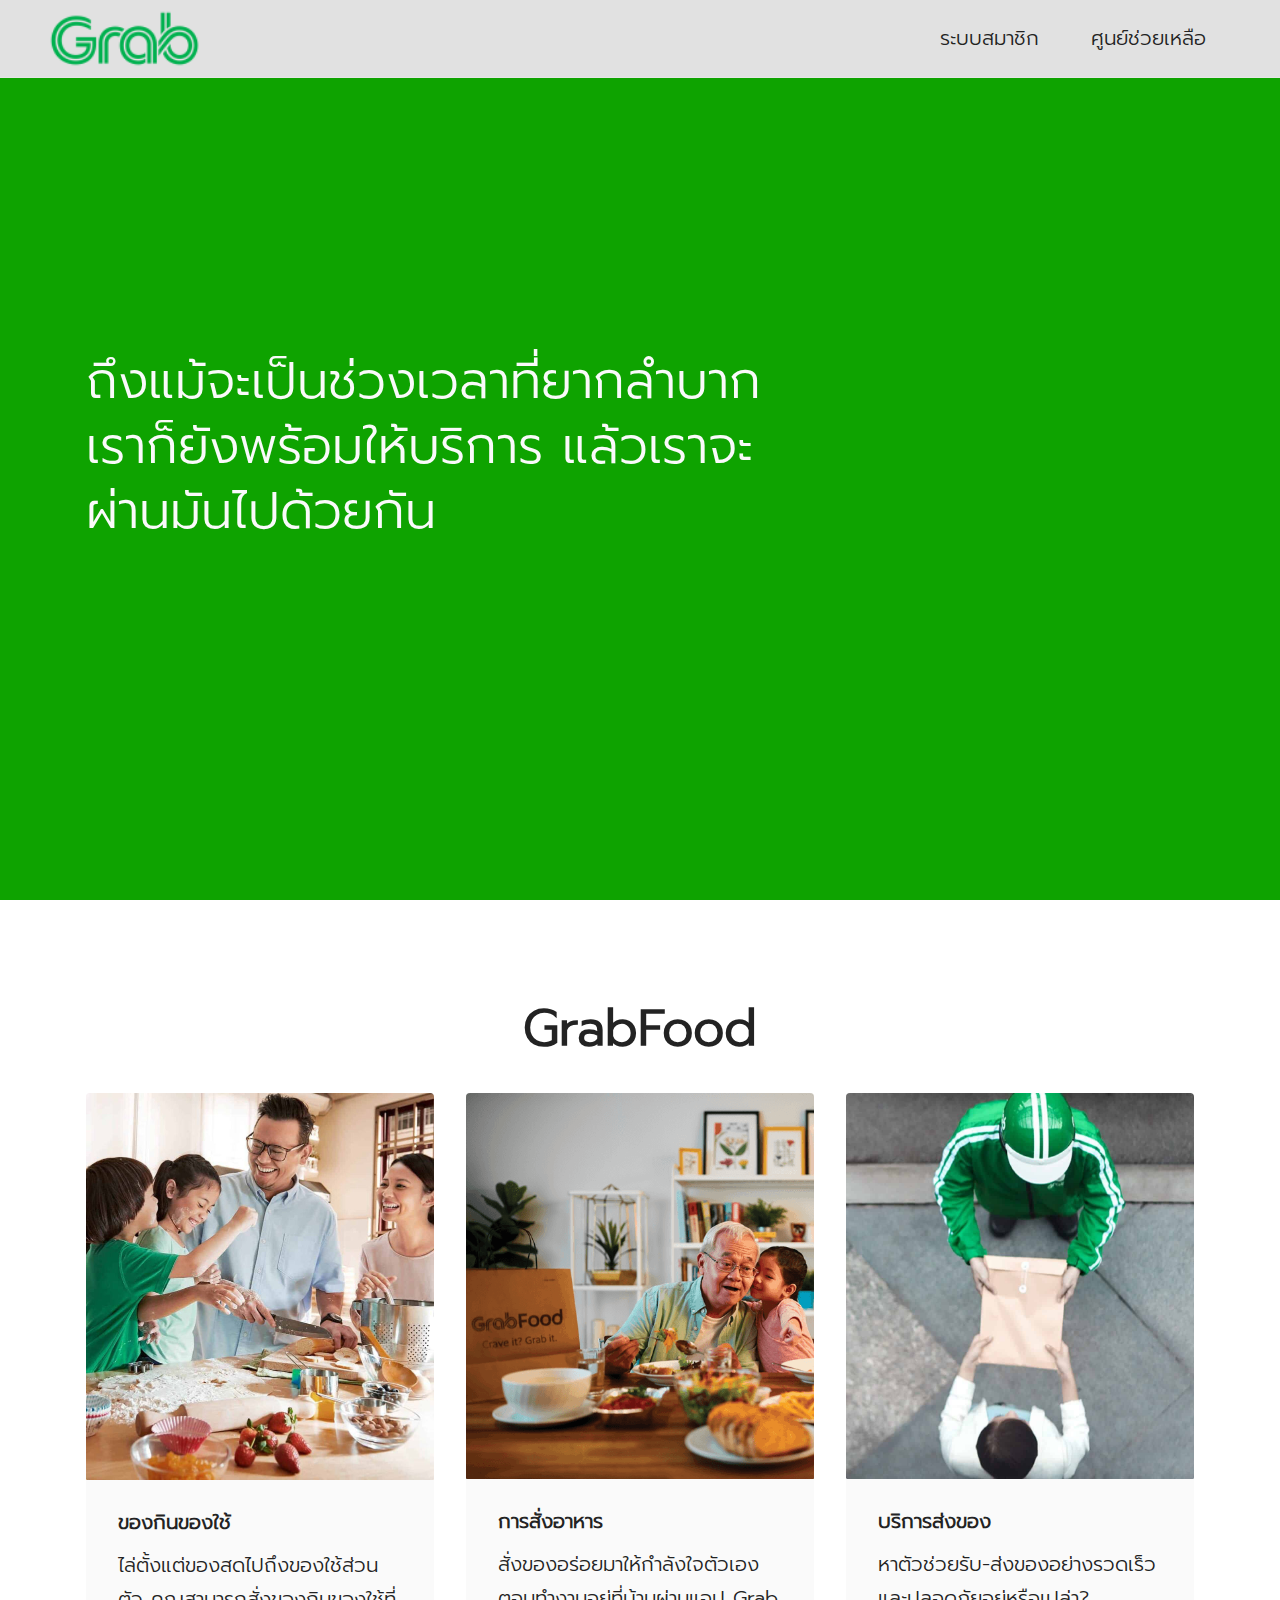
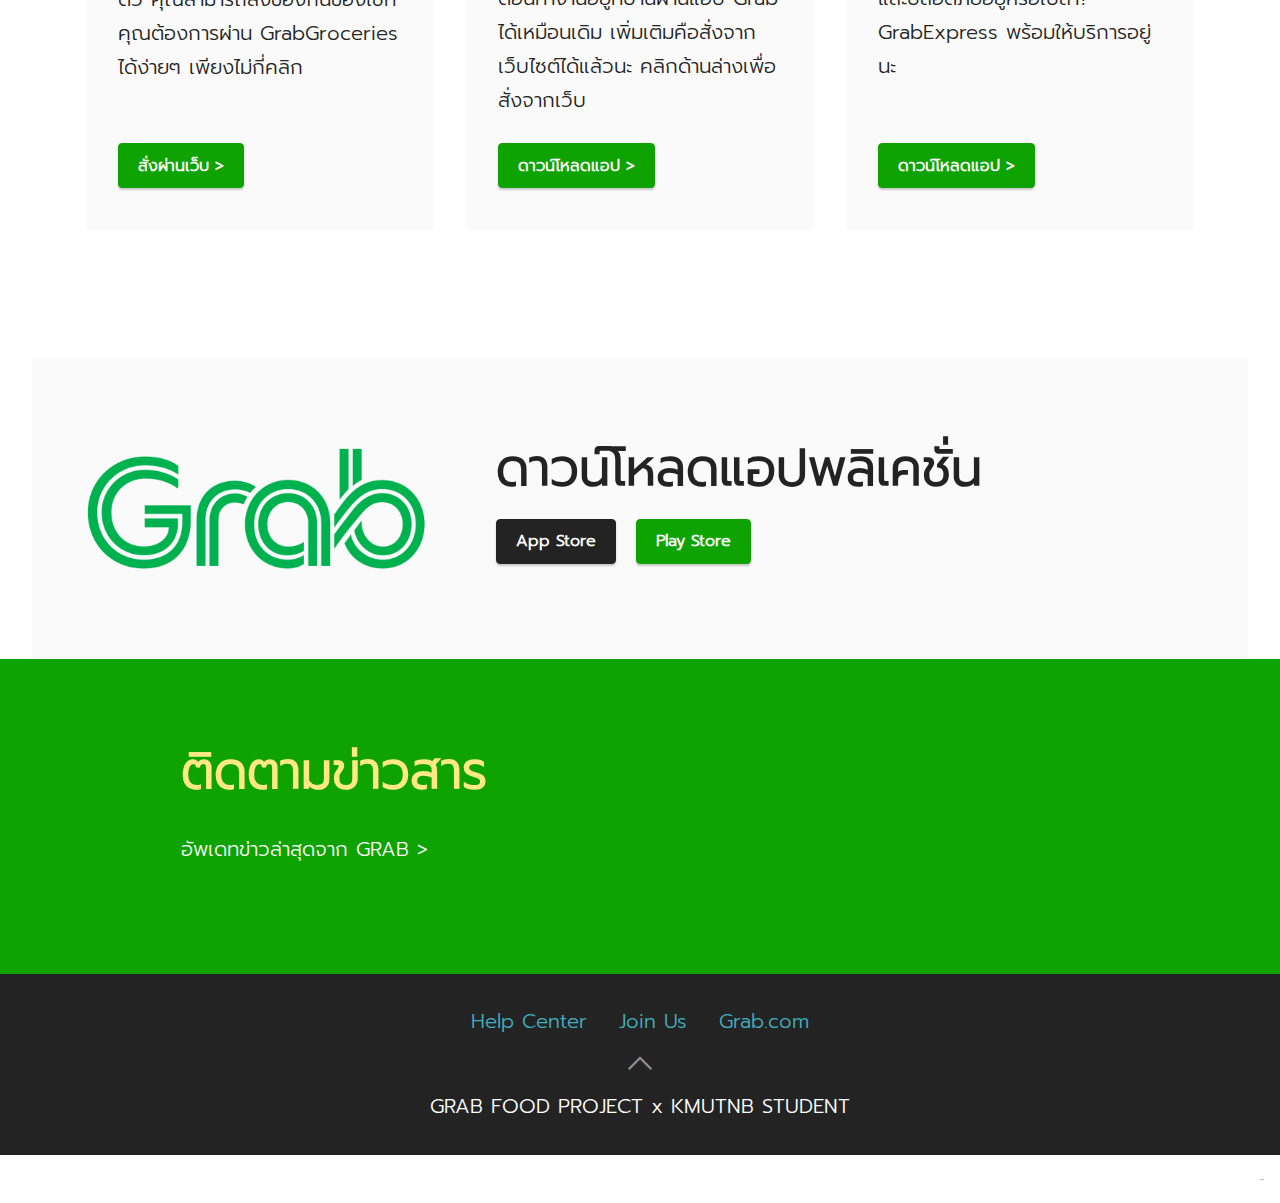
<file: index.html>
<!DOCTYPE html>
<html  >
<head>
  <!-- Site made with Mobirise Website Builder v5.1.4, https://mobirise.com -->
  <meta charset="UTF-8">
  <meta http-equiv="X-UA-Compatible" content="IE=edge">
  <meta name="generator" content="Mobirise v5.1.4, mobirise.com">
  <meta name="viewport" content="width=device-width, initial-scale=1, minimum-scale=1">
  <link rel="shortcut icon" href="assets/images/grab-final-master-logo-2019-rgb-green-121x48.png" type="image/x-icon">
  <meta name="description" content="">


  <title>หน้าหลัก</title>
  <style type = "text/css">
    @font-face {
      font-family: title;
      src :url('fonts/Prompt-Light.ttf');
    }
    .font1 {
      font-family: title;
      font-size: 50px;
    }
    .font2 {
      font-family: title;
      font-size: 20px;
    }
    </style>
  <link rel="stylesheet" href="assets/web/assets/mobirise-icons2/mobirise2.css">
  <link rel="stylesheet" href="assets/tether/tether.min.css">
  <link rel="stylesheet" href="assets/bootstrap/css/bootstrap.min.css">
  <link rel="stylesheet" href="assets/bootstrap/css/bootstrap-grid.min.css">
  <link rel="stylesheet" href="assets/bootstrap/css/bootstrap-reboot.min.css">
  <link rel="stylesheet" href="assets/dropdown/css/style.css">
  <link rel="stylesheet" href="assets/socicon/css/styles.css">
  <link rel="stylesheet" href="assets/theme/css/style.css">
  <link rel="preload" as="style" href="assets/mobirise/css/mbr-additional.css"><link rel="stylesheet" href="assets/mobirise/css/mbr-additional.css" type="text/css">




</head>
<body>

  <section class="menu cid-s48OLK6784 font1" once="menu" id="menu1-h">

    <nav class="navbar navbar-dropdown navbar-fixed-top navbar-expand-lg">
        <div class="container-fluid">
            <div class="navbar-brand">
                <span class="navbar-logo">
                    <a href="index.html">
                        <img src="assets/images/grab-final-master-logo-2019-rgb-green-121x48.png" alt="Grab" style="height: 3.8rem;">
                    </a>
                </span>

            </div>
            <button class="navbar-toggler" type="button" data-toggle="collapse" data-target="#navbarSupportedContent" aria-controls="navbarNavAltMarkup" aria-expanded="false" aria-label="Toggle navigation">
                <div class="hamburger">
                    <span></span>
                    <span></span>
                    <span></span>
                    <span></span>
                </div>
            </button>
            <div class="collapse navbar-collapse" id="navbarSupportedContent">
                <ul class="navbar-nav nav-dropdown nav-right" data-app-modern-menu="true">


					 <li class="nav-item"><a class="nav-link link text-black text-primary font2" href="to_database/login.html" target="popup">
                            ระบบสมาชิก</a></li>

                    <li class="nav-item"><a class="nav-link link text-black text-primary font2" href="https://help.grab.com/passenger/th-th/" target="popup">
                            ศูนย์ช่วยเหลือ</a></li></ul>


            </div>
        </div>
    </nav>

</section>

<section class="header1 cid-s48MCQYojq mbr-fullscreen font1" id="header1-f">





    <div class="align-center container font1">
        <div class="row">
            <div class="col-12 col-lg-8">
                <h1 class="mbr-section-title font1">ถึงแม้จะเป็นช่วงเวลาที่ยากลำบาก เราก็ยังพร้อมให้บริการ แล้วเราจะผ่านมันไปด้วยกัน</h1>



            </div>
        </div>
    </div>
</section>

<section class="features2 cid-sbWbBsInlS font2" id="features3-z">


    <div class="container font2">
        <div class="mbr-section-head">
            <h4 class="mbr-section-title mbr-fonts-style align-center mb-0 font1"><strong>GrabFood</strong></h4>

        </div>
        <div class="row mt-4">
            <div class="item features-image сol-12 col-md-6 col-lg-4">
                <div class="item-wrapper">
                    <div class="item-img">
                        <img src="assets/images/covid-image-groceries2x-696x773.jpg" alt="">
                    </div>
                    <div class="item-content">
                        <h5 class="item-title mbr-fonts-style font2"><strong>ของกินของใช้</strong></h5>

                        <p class="mbr-text mbr-fonts-style mt-3 font2">ไล่ตั้งแต่ของสดไปถึงของใช้ส่วนตัว คุณสามารถสั่งของกินของใช้ที่คุณต้องการผ่าน GrabGroceries ได้ง่ายๆ เพียงไม่กี่คลิก</p>
                    </div>
                    <div class="mbr-section-btn item-footer mt-2"><a href="to_database/login.html" class="btn btn-primary item-btn font2" target="popup">สั่งผ่านเว็บ &gt;</a></div>
                </div>
            </div>
            <div class="item features-image сol-12 col-md-6 col-lg-4">
                <div class="item-wrapper">
                    <div class="item-img">
                        <img src="assets/images/covid-image-food-delivery-new-526x584.png" alt="">
                    </div>
                    <div class="item-content">
                        <h5 class="item-title mbr-fonts-style font2"><strong>การสั่งอาหาร</strong></h5>

                        <p class="mbr-text mbr-fonts-style mt-3 font2">สั่งของอร่อยมาให้กำลังใจตัวเองตอนทำงานอยู่ที่บ้านผ่านแอป Grab ได้เหมือนเดิม เพิ่มเติมคือสั่งจากเว็บไซต์ได้แล้วนะ คลิกด้านล่างเพื่อสั่งจากเว็บ</p>
                    </div>
                    <div class="mbr-section-btn item-footer mt-2"><a href="index.html#features17-r" class="btn btn-primary item-btn font2" target="_blank">ดาวน์โหลดแอป &gt;</a></div>
                </div>
            </div>
            <div class="item features-image сol-12 col-md-6 col-lg-4">
                <div class="item-wrapper">
                    <div class="item-img">
                        <img src="assets/images/covid-image-delivery-services2x-1052x1168.jpg" alt="">
                    </div>
                    <div class="item-content">
                        <h5 class="item-title mbr-fonts-style font2"><strong>บริการส่งของ</strong></h5>

                        <p class="mbr-text mbr-fonts-style mt-3 font2">หาตัวช่วยรับ-ส่งของอย่างรวดเร็วและปลอดภัยอยู่หรือเปล่า? GrabExpress พร้อมให้บริการอยู่นะ<br></p>
                    </div>
                    <div class="mbr-section-btn item-footer mt-2"><a href="index.html#features17-r" class="btn btn-primary item-btn font2" target="_blank">ดาวน์โหลดแอป &gt;</a></div>
                </div>
            </div>
        </div>
    </div>
</section>

<section class="features16 cid-sboIUKpTTD" id="features17-r">



    <div class="container-fluid">
        <div class="content-wrapper">
            <div class="row align-items-center">
                <div class="col-12 col-lg-4">
                    <div class="image-wrapper">
                        <img src="assets/images/grab-final-master-logo-2019-rgb-green-980x392.png" alt="Grab">
                    </div>
                </div>
                <div class="col-12 col-lg">
                    <div class="text-wrapper">
                        <h6 class="card-title mbr-fonts-style font1"><strong>ดาวน์โหลดแอปพลิเคชั่น</strong></h6>

                        <div class="mbr-section-btn mt-3"><a class="btn btn-black font2" href="https://apps.apple.com/SG/app/id647268330?mt=8" target="_blank">
                                App Store</a> <a class="btn btn-primary font2" href="https://play.google.com/store/apps/details?id=com.grabtaxi.passenger&referrer=af_tranid%3DFFe4WIIfiSZtns5bKZV9HA%26pid%3DTH-Website-ADR-Install_Button%26c%3DWebsite_Download%26af_web_id%3D2b618dfc-1cb9-4733-9f90-f1cde42dfbe3-c%26utm_source%3DTH-Website-ADR-Install_Button%26utm_campaign%3DWebsite_Download" target="_blank">Play Store</a></div>
                    </div>
                </div>
            </div>
        </div>
    </div>
</section>

<section class="content4 cid-sbWj8wFkwL" id="content4-13">


    <div class="container">
        <div class="row justify-content-center">
            <div class="title col-md-12 col-lg-10">
                <h3 class="mbr-section-title mbr-fonts-style align-center mb-4 font1"><strong>ติดตามข่าวสาร</strong></h3>
                <h4 class="mbr-section-subtitle align-center mbr-fonts-style mb-4 font2"><a href="index.html#features3-z" class="text-white">อัพเดทข่าวล่าสุดจาก GRAB &gt;</a></h4>

            </div>
        </div>
    </div>
</section>

<section class="footer3 cid-s48P1Icc8J" once="footers" id="footer3-i">





    <div class="container">
        <div class="media-container-row align-center mbr-white">
            <div class="row row-links">
                <ul class="foot-menu">





                <li class="foot-menu-item mbr-fonts-style font2"><a href="https://help.grab.com/passenger/th-th/" class="text-success text-primary" target="_blank">Help Center</a></li><li class="foot-menu-item mbr-fonts-style font2"><a href="to_database/login.html" target="popup" class="text-success">Join Us</a></li><li class="foot-menu-item mbr-fonts-style font2"><a href="index.html#top" class="text-success text-primary">Grab.com</a></li></ul>
            </div>
            <div class="row social-row">
                <div class="social-list align-right pb-2">






                <div class="soc-item">
                        <a href="#top" target="_blank">
                            <span class="mbr-iconfont mbr-iconfont-social mobi-mbri-arrow-up mobi-mbri"></span>
                        </a>
                    </div></div>
            </div>
            <div class="row row-copirayt">
                <p class="mbr-text mb-0 mbr-fonts-style mbr-white align-center font2">GRAB FOOD PROJECT x KMUTNB STUDENT</p>
            </div>
        </div>
    </div>
</section><section style="background-color: #fff; font-family: -apple-system, BlinkMacSystemFont, 'Segoe UI', 'Roboto', 'Helvetica Neue', Arial, sans-serif; color:#aaa; font-size:12px; padding: 0; align-items: center; display: flex;"><a href="" style="flex: 1 1; height: 3rem; padding-left: 1rem;"></a><p style="flex: 0 0 auto; margin:0; padding-right:1rem;"> - <a href="" style="color:#aaa;"></a></p></section><script src="assets/web/assets/jquery/jquery.min.js"></script>  <script src="assets/popper/popper.min.js"></script>  <script src="assets/tether/tether.min.js"></script>  <script src="assets/bootstrap/js/bootstrap.min.js"></script>  <script src="assets/smoothscroll/smooth-scroll.js"></script>  <script src="assets/dropdown/js/nav-dropdown.js"></script>  <script src="assets/dropdown/js/navbar-dropdown.js"></script>  <script src="assets/touchswipe/jquery.touch-swipe.min.js"></script>  <script src="assets/theme/js/script.js"></script>


</body>
</html>
</file>
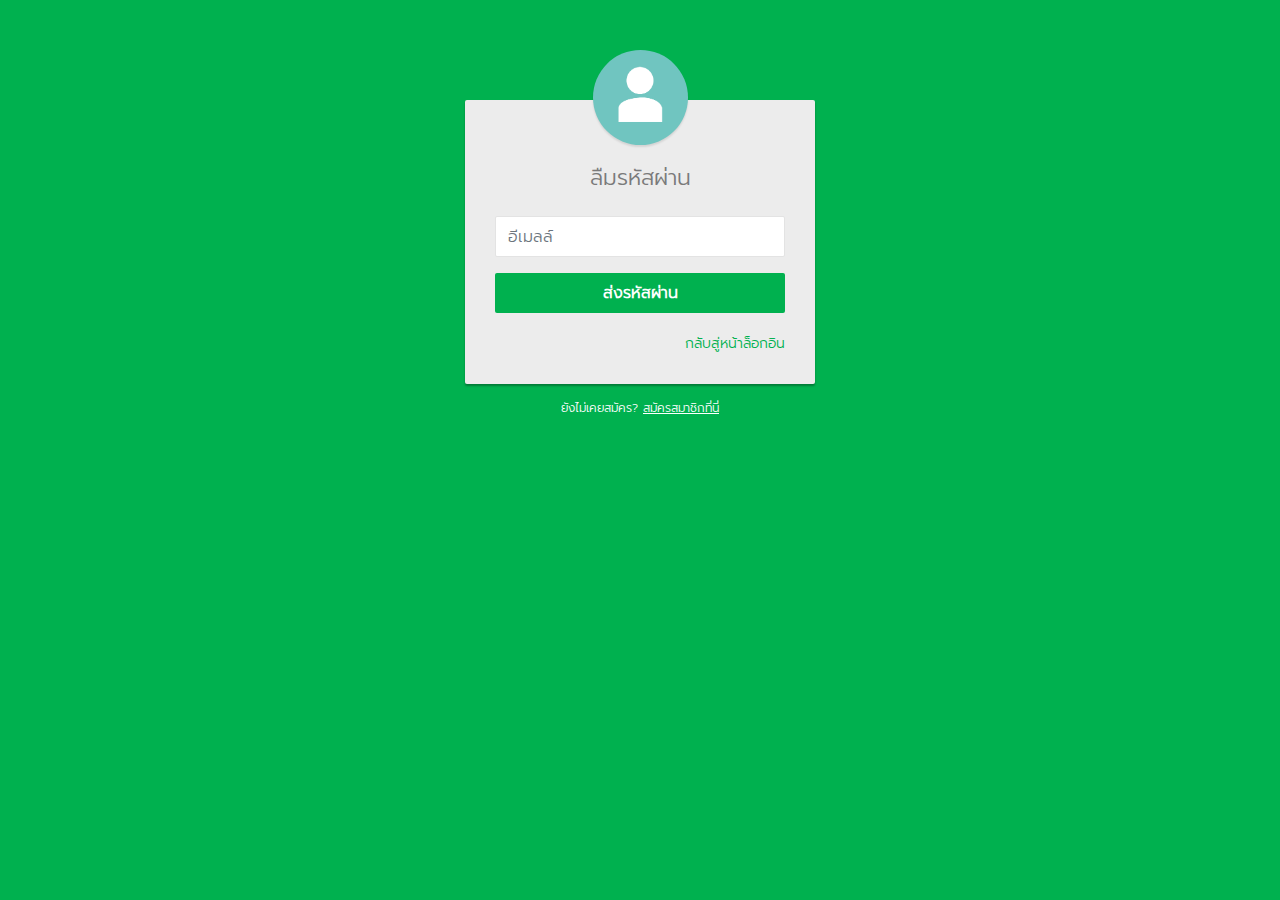
<file: to_database/forgot.html>
<!DOCTYPE html>
<html lang="en">
<head>
<meta charset="utf-8">
<meta name="viewport" content="width=device-width, initial-scale=1, shrink-to-fit=no">
<title>หน้าลืมรหัสผ่าน</title>
<link rel="stylesheet" href="https://stackpath.bootstrapcdn.com/bootstrap/4.5.0/css/bootstrap.min.css">
<link rel="stylesheet" href="https://maxcdn.bootstrapcdn.com/font-awesome/4.7.0/css/font-awesome.min.css">
<script src="https://code.jquery.com/jquery-3.5.1.min.js"></script>
<script src="https://cdn.jsdelivr.net/npm/popper.js@1.16.0/dist/umd/popper.min.js"></script>
<script src="https://stackpath.bootstrapcdn.com/bootstrap/4.5.0/js/bootstrap.min.js"></script>
<style>
body {
	color: #fff;
	background: #00b14f;
}
.form-control {
	min-height: 41px;
	background: #fff;
	box-shadow: none !important;
	border-color: #e3e3e3;
}
.form-control:focus {
	border-color: #70c5c0;
}
.form-control, .btn {
	border-radius: 2px;
}
.login-form {
	width: 350px;
	margin: 0 auto;
	padding: 100px 0 30px;
}
.login-form form {
	color: #7a7a7a;
	border-radius: 2px;
	margin-bottom: 15px;
	font-size: 13px;
	background: #ececec;
	box-shadow: 0px 2px 2px rgba(0, 0, 0, 0.3);
	padding: 30px;
	position: relative;
}
.login-form h2 {
	font-size: 22px;
	margin: 35px 0 25px;
}
.login-form .avatar {
	position: absolute;
	margin: 0 auto;
	left: 0;
	right: 0;
	top: -50px;
	width: 95px;
	height: 95px;
	border-radius: 50%;
	z-index: 9;
	background: #70c5c0;
	padding: 15px;
	box-shadow: 0px 2px 2px rgba(0, 0, 0, 0.1);
}
.login-form .avatar img {
	width: 100%;
}
.login-form input[type="checkbox"] {
	position: relative;
	top: 1px;
}
.login-form .btn, .login-form .btn:active {
	font-size: 16px;
	font-weight: bold;
	background: #00b14f !important;
	border: none;
	margin-bottom: 20px;
}
.login-form .btn:hover, .login-form .btn:focus {
	background: #50b8b3 !important;
}
.login-form a {
	color: #fff;
	text-decoration: underline;
}
.login-form a:hover {
	text-decoration: none;
}
.login-form form a {
	color: #00b14f;
	text-decoration: none;
}
.login-form form a:hover {
	text-decoration: underline;
}
.login-form .bottom-action {
	font-size: 14px;
}
@font-face {
      font-family: title;
      src :url('fonts/Prompt-Light.ttf');
    }
.font1 {
      font-family: title;
      font-size: 15px;
    }
</style>
</head>
<body>
<div class="login-form font1">
    <form action="/examples/actions/confirmation.php" method="post">
		<div class="avatar">
			<img src="image/avatar.png" alt="Avatar">
		</div>
        <h2 class="text-center">ลืมรหัสผ่าน</h2>
        <div class="form-group">
        	<input type="text" class="form-control" name="email" placeholder="อีเมลล์" required="required">
        </div>
		<!-- <div class="form-group">
            <input type="password" class="form-control" name="password" placeholder="รหัสผ่าน" required="required">
        </div> -->
        <div class="form-group">
            <button type="submit" class="btn btn-primary btn-lg btn-block">ส่งรหัสผ่าน</button>
        </div>
		<div class="bottom-action clearfix">
            <a href="login.html" class="float-right">กลับสู่หน้าล็อกอิน</a>
        </div>
    </form>
    <p class="text-center small">ยังไม่เคยสมัคร? <a href="register.html" target="popup" >สมัครสมาชิกที่นี่</a></p>

</div>
</body>
</html>
</file>
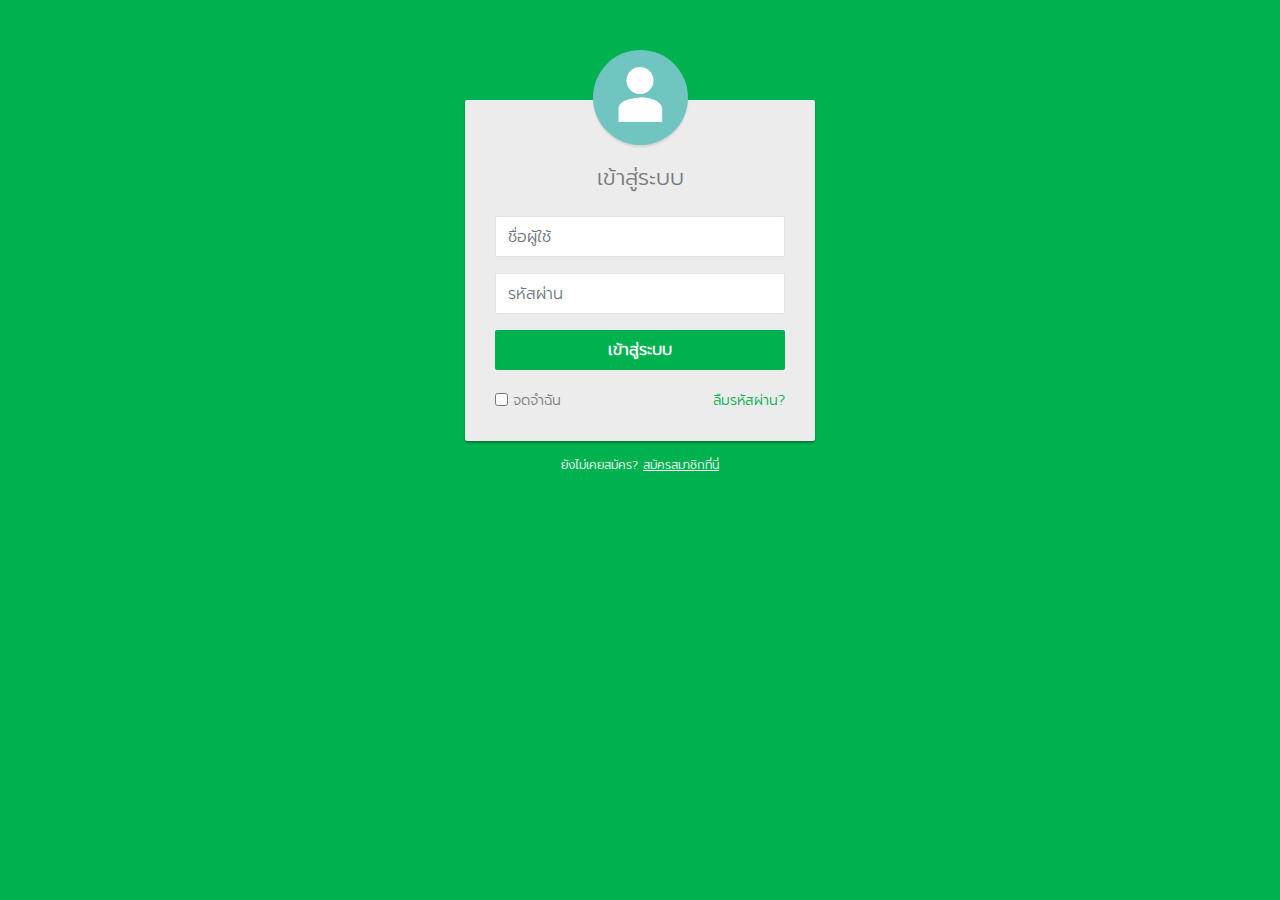
<file: to_database/login.html>
<!DOCTYPE html>
<html lang="en">
<head>
<meta charset="utf-8">
<meta name="viewport" content="width=device-width, initial-scale=1, shrink-to-fit=no">
<title>หน้าเข้าสู่ระบบ</title>
<link rel="stylesheet" href="https://stackpath.bootstrapcdn.com/bootstrap/4.5.0/css/bootstrap.min.css">
<link rel="stylesheet" href="https://maxcdn.bootstrapcdn.com/font-awesome/4.7.0/css/font-awesome.min.css">
<script src="https://code.jquery.com/jquery-3.5.1.min.js"></script>
<script src="https://cdn.jsdelivr.net/npm/popper.js@1.16.0/dist/umd/popper.min.js"></script>
<script src="https://stackpath.bootstrapcdn.com/bootstrap/4.5.0/js/bootstrap.min.js"></script>
<style>
body {
	color: #fff;
	background: #00b14f;
}
.form-control {
	min-height: 41px;
	background: #fff;
	box-shadow: none !important;
	border-color: #e3e3e3;
}
.form-control:focus {
	border-color: #70c5c0;
}
.form-control, .btn {
	border-radius: 2px;
}
.login-form {
	width: 350px;
	margin: 0 auto;
	padding: 100px 0 30px;
}
.login-form form {
	color: #7a7a7a;
	border-radius: 2px;
	margin-bottom: 15px;
	font-size: 13px;
	background: #ececec;
	box-shadow: 0px 2px 2px rgba(0, 0, 0, 0.3);
	padding: 30px;
	position: relative;
}
.login-form h2 {
	font-size: 22px;
	margin: 35px 0 25px;
}
.login-form .avatar {
	position: absolute;
	margin: 0 auto;
	left: 0;
	right: 0;
	top: -50px;
	width: 95px;
	height: 95px;
	border-radius: 50%;
	z-index: 9;
	background: #70c5c0;
	padding: 15px;
	box-shadow: 0px 2px 2px rgba(0, 0, 0, 0.1);
}
.login-form .avatar img {
	width: 100%;
}
.login-form input[type="checkbox"] {
	position: relative;
	top: 1px;
}
.login-form .btn, .login-form .btn:active {
	font-size: 16px;
	font-weight: bold;
	background: #00b14f !important;
	border: none;
	margin-bottom: 20px;
}
.login-form .btn:hover, .login-form .btn:focus {
	background: #50b8b3 !important;
}
.login-form a {
	color: #fff;
	text-decoration: underline;
}
.login-form a:hover {
	text-decoration: none;
}
.login-form form a {
	color: #00b14f;
	text-decoration: none;
}
.login-form form a:hover {
	text-decoration: underline;
}
.login-form .bottom-action {
	font-size: 14px;
}
@font-face {
      font-family: title;
      src :url('fonts/Prompt-Light.ttf');
    }
.font1 {
      font-family: title;
      font-size: 15px;
    }
</style>
</head>
<body>
<div class="login-form font1">
    <form action="/examples/actions/confirmation.php" method="post">
		<div class="avatar">
			<img src="image/avatar.png" alt="Avatar">
		</div>
        <h2 class="text-center">เข้าสู่ระบบ</h2>
        <div class="form-group">
        	<input type="text" class="form-control" name="username" placeholder="ชื่อผู้ใช้" required="required">
        </div>
		<div class="form-group">
            <input type="password" class="form-control" name="password" placeholder="รหัสผ่าน" required="required">
        </div>
        <div class="form-group">
            <button type="submit" class="btn btn-primary btn-lg btn-block">เข้าสู่ระบบ</button>
        </div>
		<div class="bottom-action clearfix">
            <label class="float-left form-check-label"><input type="checkbox"> จดจำฉัน</label>
            <a href="forgot.html" class="float-right">ลืมรหัสผ่าน?</a>
        </div>
    </form>
    <p class="text-center small">ยังไม่เคยสมัคร? <a href="register.html" target="popup" >สมัครสมาชิกที่นี่</a></p>

</div>
</body>
</html>
</file>
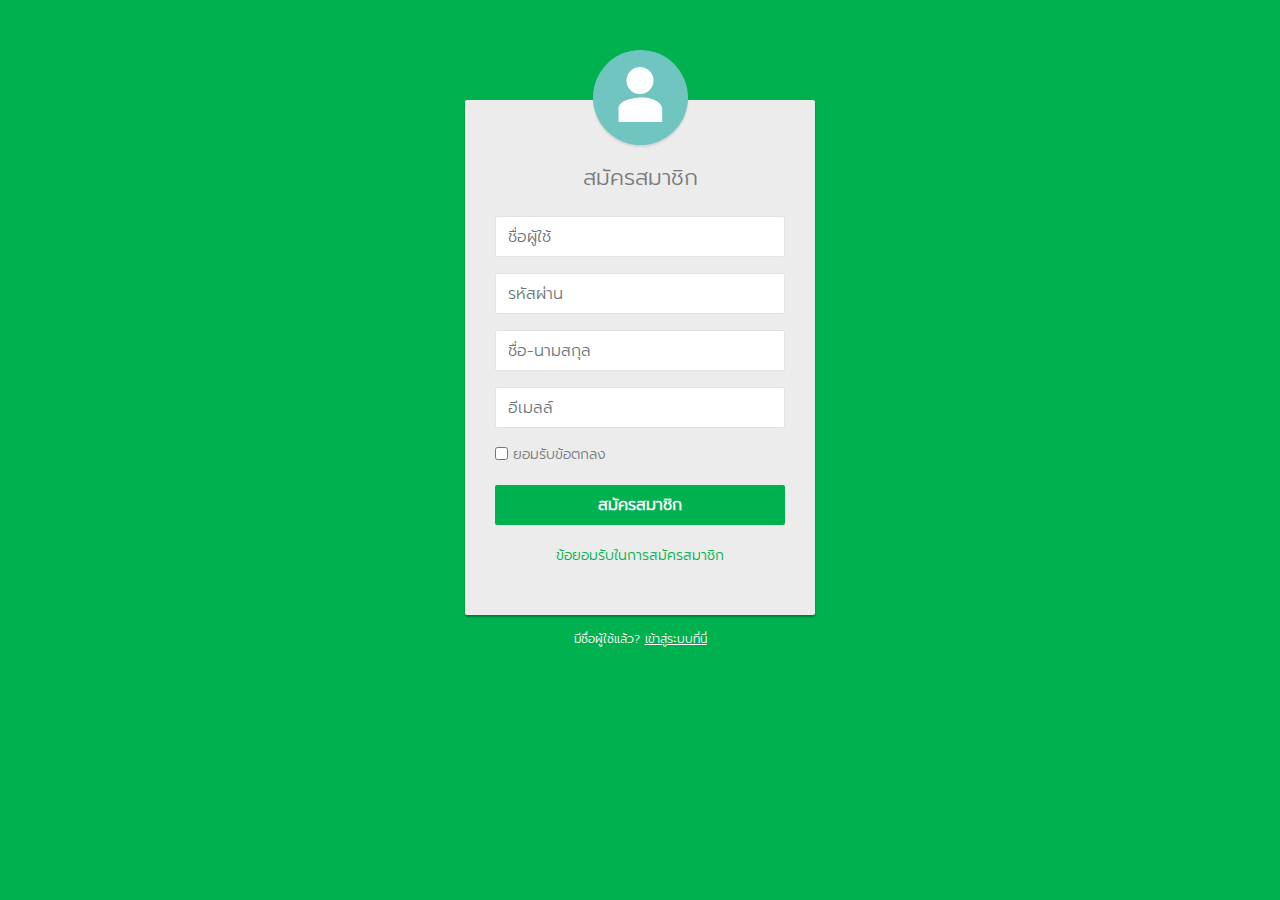
<file: to_database/register.html>
<!DOCTYPE html>
<html lang="en">
<head>
<meta charset="utf-8">
<meta name="viewport" content="width=device-width, initial-scale=1, shrink-to-fit=no">
<title>หน้าสมัครสมาชิก</title>
<link rel="stylesheet" href="https://stackpath.bootstrapcdn.com/bootstrap/4.5.0/css/bootstrap.min.css">
<link rel="stylesheet" href="https://maxcdn.bootstrapcdn.com/font-awesome/4.7.0/css/font-awesome.min.css">
<script src="https://code.jquery.com/jquery-3.5.1.min.js"></script>
<script src="https://cdn.jsdelivr.net/npm/popper.js@1.16.0/dist/umd/popper.min.js"></script>
<script src="https://stackpath.bootstrapcdn.com/bootstrap/4.5.0/js/bootstrap.min.js"></script>
<style>
body {
	color: #fff;
	background: #00b14f;
}
.form-control {
	min-height: 41px;
	background: #fff;
	box-shadow: none !important;
	border-color: #e3e3e3;
}
.form-control:focus {
	border-color: #70c5c0;
}
.form-control, .btn {
	border-radius: 2px;
}
.login-form {
	width: 350px;
	margin: 0 auto;
	padding: 100px 0 30px;
}
.login-form form {
	color: #7a7a7a;
	border-radius: 2px;
	margin-bottom: 15px;
	font-size: 13px;
	background: #ececec;
	box-shadow: 0px 2px 2px rgba(0, 0, 0, 0.3);
	padding: 30px;
	position: relative;
}
.login-form h2 {
	font-size: 22px;
	margin: 35px 0 25px;
}
.login-form .avatar {
	position: absolute;
	margin: 0 auto;
	left: 0;
	right: 0;
	top: -50px;
	width: 95px;
	height: 95px;
	border-radius: 50%;
	z-index: 9;
	background: #70c5c0;
	padding: 15px;
	box-shadow: 0px 2px 2px rgba(0, 0, 0, 0.1);
}
.login-form .avatar img {
	width: 100%;
}
.login-form input[type="checkbox"] {
	position: relative;
	top: 1px;
}
.login-form .btn, .login-form .btn:active {
	font-size: 16px;
	font-weight: bold;
	background: #00b14f !important;
	border: none;
	margin-bottom: 20px;
}
.login-form .btn:hover, .login-form .btn:focus {
	background: #50b8b3 !important;
}
.login-form a {
	color: #fff;
	text-decoration: underline;
}
.login-form a:hover {
	text-decoration: none;
}
.login-form form a {
	color: #00b14f;
	text-decoration: none;
}
.login-form form a:hover {
	text-decoration: underline;
}
.login-form .bottom-action {
	font-size: 14px;
}
@font-face {
      font-family: title;
      src :url('fonts/Prompt-Light.ttf');
    }
.font1 {
      font-family: title;
      font-size: 15px;
    }
</style>
</head>
<body>
<div class="login-form font1">
    <form action="/examples/actions/confirmation.php" method="post">
		<div class="avatar">
			<img src="image/avatar.png" alt="Avatar">
		</div>
        <h2 class="text-center">สมัครสมาชิก</h2>
        <div class="form-group">

        	<input type="text" class="form-control" name="username" placeholder="ชื่อผู้ใช้" required="required">
        </div>

		<div class="form-group">
            <input type="password" class="form-control" name="password" placeholder="รหัสผ่าน" required="required">
        </div>

				<div class="form-group">
								<input type="text" class="form-control" name="name" placeholder="ชื่อ-นามสกุล" required="required">
				</div>

				<div class="form-group">
								<input type="text" class="form-control" name="email" placeholder="อีเมลล์">
				</div>

		<div class="bottom-action clearfix">
            <label class="float-left form-check-label"><input type="checkbox"> ยอมรับข้อตกลง</label>
        </div>
			<br>
				<div class="form-group">
            <button type="submit" class="btn btn-primary btn-lg btn-block">สมัครสมาชิก</button>
        </div>
				<div class = "bottom-action text-center ">
					<a href="#" class="">ข้อยอมรับในการสมัครสมาชิก</a>
				</div>
				 </br>
    </form>
    <p class="text-center small">มีชื่อผู้ใช้แล้ว? <a href="login.html" >เข้าสู่ระบบที่นี่</a></p>

</div>
</body>
</html>
</file>
<file: assets/web/assets/mobirise-icons2/mobirise2.css>
@font-face {
  font-family: 'Moririse2';
  font-display: swap;
  src:  url('mobirise2.eot?f2bix4');
  src:  url('mobirise2.eot?f2bix4#iefix') format('embedded-opentype'),
    url('mobirise2.ttf?f2bix4') format('truetype'),
    url('mobirise2.woff?f2bix4') format('woff'),
    url('mobirise2.svg?f2bix4#mobirise2') format('svg');
  font-weight: normal;
  font-style: normal;
}

[class^="mobi-"], [class*=" mobi-"] {
  /* use !important to prevent issues with browser extensions that change fonts */
  font-family: 'Moririse2' !important;
  speak: none;
  font-style: normal;
  font-weight: normal;
  font-variant: normal;
  text-transform: none;
  line-height: 1;

  /* Better Font Rendering =========== */
  -webkit-font-smoothing: antialiased;
  -moz-osx-font-smoothing: grayscale;
}

.mobi-mbri-add-submenu:before {
  content: "\e900";
}
.mobi-mbri-alert:before {
  content: "\e901";
}
.mobi-mbri-align-center:before {
  content: "\e902";
}
.mobi-mbri-align-justify:before {
  content: "\e903";
}
.mobi-mbri-align-left:before {
  content: "\e904";
}
.mobi-mbri-align-right:before {
  content: "\e905";
}
.mobi-mbri-android:before {
  content: "\e906";
}
.mobi-mbri-apple:before {
  content: "\e907";
}
.mobi-mbri-arrow-down:before {
  content: "\e908";
}
.mobi-mbri-arrow-next:before {
  content: "\e909";
}
.mobi-mbri-arrow-prev:before {
  content: "\e90a";
}
.mobi-mbri-arrow-up:before {
  content: "\e90b";
}
.mobi-mbri-bold:before {
  content: "\e90c";
}
.mobi-mbri-bookmark:before {
  content: "\e90d";
}
.mobi-mbri-bootstrap:before {
  content: "\e90e";
}
.mobi-mbri-briefcase:before {
  content: "\e90f";
}
.mobi-mbri-browse:before {
  content: "\e910";
}
.mobi-mbri-bulleted-list:before {
  content: "\e911";
}
.mobi-mbri-calendar:before {
  content: "\e912";
}
.mobi-mbri-camera:before {
  content: "\e913";
}
.mobi-mbri-cart-add:before {
  content: "\e914";
}
.mobi-mbri-cart-full:before {
  content: "\e915";
}
.mobi-mbri-cash:before {
  content: "\e916";
}
.mobi-mbri-change-style:before {
  content: "\e917";
}
.mobi-mbri-chat:before {
  content: "\e918";
}
.mobi-mbri-clock:before {
  content: "\e919";
}
.mobi-mbri-close:before {
  content: "\e91a";
}
.mobi-mbri-cloud:before {
  content: "\e91b";
}
.mobi-mbri-code:before {
  content: "\e91c";
}
.mobi-mbri-contact-form:before {
  content: "\e91d";
}
.mobi-mbri-credit-card:before {
  content: "\e91e";
}
.mobi-mbri-cursor-click:before {
  content: "\e91f";
}
.mobi-mbri-cust-feedback:before {
  content: "\e920";
}
.mobi-mbri-database:before {
  content: "\e921";
}
.mobi-mbri-delivery:before {
  content: "\e922";
}
.mobi-mbri-desktop:before {
  content: "\e923";
}
.mobi-mbri-devices:before {
  content: "\e924";
}
.mobi-mbri-down:before {
  content: "\e925";
}
.mobi-mbri-download-2:before {
  content: "\e926";
}
.mobi-mbri-download:before {
  content: "\e927";
}
.mobi-mbri-drag-n-drop-2:before {
  content: "\e928";
}
.mobi-mbri-drag-n-drop:before {
  content: "\e929";
}
.mobi-mbri-edit-2:before {
  content: "\e92a";
}
.mobi-mbri-edit:before {
  content: "\e92b";
}
.mobi-mbri-error:before {
  content: "\e92c";
}
.mobi-mbri-extension:before {
  content: "\e92d";
}
.mobi-mbri-features:before {
  content: "\e92e";
}
.mobi-mbri-file:before {
  content: "\e92f";
}
.mobi-mbri-flag:before {
  content: "\e930";
}
.mobi-mbri-folder:before {
  content: "\e931";
}
.mobi-mbri-gift:before {
  content: "\e932";
}
.mobi-mbri-github:before {
  content: "\e933";
}
.mobi-mbri-globe-2:before {
  content: "\e934";
}
.mobi-mbri-globe:before {
  content: "\e935";
}
.mobi-mbri-growing-chart:before {
  content: "\e936";
}
.mobi-mbri-hearth:before {
  content: "\e937";
}
.mobi-mbri-help:before {
  content: "\e938";
}
.mobi-mbri-home:before {
  content: "\e939";
}
.mobi-mbri-hot-cup:before {
  content: "\e93a";
}
.mobi-mbri-idea:before {
  content: "\e93b";
}
.mobi-mbri-image-gallery:before {
  content: "\e93c";
}
.mobi-mbri-image-slider:before {
  content: "\e93d";
}
.mobi-mbri-info:before {
  content: "\e93e";
}
.mobi-mbri-italic:before {
  content: "\e93f";
}
.mobi-mbri-key:before {
  content: "\e940";
}
.mobi-mbri-laptop:before {
  content: "\e941";
}
.mobi-mbri-layers:before {
  content: "\e942";
}
.mobi-mbri-left-right:before {
  content: "\e943";
}
.mobi-mbri-left:before {
  content: "\e944";
}
.mobi-mbri-letter:before {
  content: "\e945";
}
.mobi-mbri-like:before {
  content: "\e946";
}
.mobi-mbri-link:before {
  content: "\e947";
}
.mobi-mbri-lock:before {
  content: "\e948";
}
.mobi-mbri-login:before {
  content: "\e949";
}
.mobi-mbri-logout:before {
  content: "\e94a";
}
.mobi-mbri-magic-stick:before {
  content: "\e94b";
}
.mobi-mbri-map-pin:before {
  content: "\e94c";
}
.mobi-mbri-menu:before {
  content: "\e94d";
}
.mobi-mbri-mobile-2:before {
  content: "\e94e";
}
.mobi-mbri-mobile-horizontal:before {
  content: "\e94f";
}
.mobi-mbri-mobile:before {
  content: "\e950";
}
.mobi-mbri-mobirise:before {
  content: "\e951";
}
.mobi-mbri-more-horizontal:before {
  content: "\e952";
}
.mobi-mbri-more-vertical:before {
  content: "\e953";
}
.mobi-mbri-music:before {
  content: "\e954";
}
.mobi-mbri-new-file:before {
  content: "\e955";
}
.mobi-mbri-numbered-list:before {
  content: "\e956";
}
.mobi-mbri-opened-folder:before {
  content: "\e957";
}
.mobi-mbri-pages:before {
  content: "\e958";
}
.mobi-mbri-paper-plane:before {
  content: "\e959";
}
.mobi-mbri-paperclip:before {
  content: "\e95a";
}
.mobi-mbri-phone:before {
  content: "\e95b";
}
.mobi-mbri-photo:before {
  content: "\e95c";
}
.mobi-mbri-photos:before {
  content: "\e95d";
}
.mobi-mbri-pin:before {
  content: "\e95e";
}
.mobi-mbri-play:before {
  content: "\e95f";
}
.mobi-mbri-plus:before {
  content: "\e960";
}
.mobi-mbri-preview:before {
  content: "\e961";
}
.mobi-mbri-print:before {
  content: "\e962";
}
.mobi-mbri-protect:before {
  content: "\e963";
}
.mobi-mbri-question:before {
  content: "\e964";
}
.mobi-mbri-quote-left:before {
  content: "\e965";
}
.mobi-mbri-quote-right:before {
  content: "\e966";
}
.mobi-mbri-redo:before {
  content: "\e967";
}
.mobi-mbri-refresh:before {
  content: "\e968";
}
.mobi-mbri-responsive-2:before {
  content: "\e969";
}
.mobi-mbri-responsive:before {
  content: "\e96a";
}
.mobi-mbri-right:before {
  content: "\e96b";
}
.mobi-mbri-rocket:before {
  content: "\e96c";
}
.mobi-mbri-sad-face:before {
  content: "\e96d";
}
.mobi-mbri-sale:before {
  content: "\e96e";
}
.mobi-mbri-save:before {
  content: "\e96f";
}
.mobi-mbri-search:before {
  content: "\e970";
}
.mobi-mbri-setting-2:before {
  content: "\e971";
}
.mobi-mbri-setting-3:before {
  content: "\e972";
}
.mobi-mbri-setting:before {
  content: "\e973";
}
.mobi-mbri-share:before {
  content: "\e974";
}
.mobi-mbri-shopping-bag:before {
  content: "\e975";
}
.mobi-mbri-shopping-basket:before {
  content: "\e976";
}
.mobi-mbri-shopping-cart:before {
  content: "\e977";
}
.mobi-mbri-sites:before {
  content: "\e978";
}
.mobi-mbri-smile-face:before {
  content: "\e979";
}
.mobi-mbri-speed:before {
  content: "\e97a";
}
.mobi-mbri-star:before {
  content: "\e97b";
}
.mobi-mbri-success:before {
  content: "\e97c";
}
.mobi-mbri-sun:before {
  content: "\e97d";
}
.mobi-mbri-sun2:before {
  content: "\e97e";
}
.mobi-mbri-tablet-vertical:before {
  content: "\e97f";
}
.mobi-mbri-tablet:before {
  content: "\e980";
}
.mobi-mbri-target:before {
  content: "\e981";
}
.mobi-mbri-timer:before {
  content: "\e982";
}
.mobi-mbri-to-ftp:before {
  content: "\e983";
}
.mobi-mbri-to-local-drive:before {
  content: "\e984";
}
.mobi-mbri-touch-swipe:before {
  content: "\e985";
}
.mobi-mbri-touch:before {
  content: "\e986";
}
.mobi-mbri-trash:before {
  content: "\e987";
}
.mobi-mbri-underline:before {
  content: "\e988";
}
.mobi-mbri-undo:before {
  content: "\e989";
}
.mobi-mbri-unlink:before {
  content: "\e98a";
}
.mobi-mbri-unlock:before {
  content: "\e98b";
}
.mobi-mbri-up-down:before {
  content: "\e98c";
}
.mobi-mbri-up:before {
  content: "\e98d";
}
.mobi-mbri-update:before {
  content: "\e98e";
}
.mobi-mbri-upload-2:before {
  content: "\e98f";
}
.mobi-mbri-upload:before {
  content: "\e990";
}
.mobi-mbri-user-2:before {
  content: "\e991";
}
.mobi-mbri-user:before {
  content: "\e992";
}
.mobi-mbri-users:before {
  content: "\e993";
}
.mobi-mbri-video-play:before {
  content: "\e994";
}
.mobi-mbri-video:before {
  content: "\e995";
}
.mobi-mbri-watch:before {
  content: "\e996";
}
.mobi-mbri-website-theme-2:before {
  content: "\e997";
}
.mobi-mbri-website-theme:before {
  content: "\e998";
}
.mobi-mbri-wifi:before {
  content: "\e999";
}
.mobi-mbri-windows:before {
  content: "\e99a";
}
.mobi-mbri-zoom-in:before {
  content: "\e99b";
}
.mobi-mbri-zoom-out:before {
  content: "\e99c";
}
</file>
<file: assets/dropdown/css/style.css>
.navbar-dropdown {
  left: 0;
  padding: 0;
  position: absolute;
  right: 0;
  top: 0;
  transition: all 0.45s ease;
  z-index: 1030;
  background: #282828; }
  .navbar-dropdown .navbar-logo {
    margin-right: 0.8rem;
    transition: margin 0.3s ease-in-out;
    vertical-align: middle; }
    .navbar-dropdown .navbar-logo img {
      height: 3.125rem;
      transition: all 0.3s ease-in-out; }
    .navbar-dropdown .navbar-logo.mbr-iconfont {
      font-size: 3.125rem;
      line-height: 3.125rem; }
  .navbar-dropdown .navbar-caption {
    font-weight: 700;
    white-space: normal;
    vertical-align: -4px;
    line-height: 3.125rem !important; }
    .navbar-dropdown .navbar-caption, .navbar-dropdown .navbar-caption:hover {
      color: inherit;
      text-decoration: none; }
  .navbar-dropdown .mbr-iconfont + .navbar-caption {
    vertical-align: -1px; }
  .navbar-dropdown.navbar-fixed-top {
    position: fixed; }
  .navbar-dropdown .navbar-brand span {
    vertical-align: -4px; }
  .navbar-dropdown.bg-color.transparent {
    background: none; }
  .navbar-dropdown.navbar-short .navbar-brand {
    padding: 0.625rem 0; }
    .navbar-dropdown.navbar-short .navbar-brand span {
      vertical-align: -1px; }
  .navbar-dropdown.navbar-short .navbar-caption {
    line-height: 2.375rem !important;
    vertical-align: -2px; }
  .navbar-dropdown.navbar-short .navbar-logo {
    margin-right: 0.5rem; }
    .navbar-dropdown.navbar-short .navbar-logo img {
      height: 2.375rem; }
    .navbar-dropdown.navbar-short .navbar-logo.mbr-iconfont {
      font-size: 2.375rem;
      line-height: 2.375rem; }
  .navbar-dropdown.navbar-short .mbr-table-cell {
    height: 3.625rem; }
  .navbar-dropdown .navbar-close {
    left: 0.6875rem;
    position: fixed;
    top: 0.75rem;
    z-index: 1000; }
  .navbar-dropdown .hamburger-icon {
    content: "";
    display: inline-block;
    vertical-align: middle;
    width: 16px;
    -webkit-box-shadow: 0 -6px 0 1px #282828,0 0 0 1px #282828,0 6px 0 1px #282828;
    -moz-box-shadow: 0 -6px 0 1px #282828,0 0 0 1px #282828,0 6px 0 1px #282828;
    box-shadow: 0 -6px 0 1px #282828,0 0 0 1px #282828,0 6px 0 1px #282828; }

.dropdown-menu .dropdown-toggle[data-toggle="dropdown-submenu"]::after {
  border-bottom: 0.35em solid transparent;
  border-left: 0.35em solid;
  border-right: 0;
  border-top: 0.35em solid transparent;
  margin-left: 0.3rem; }

.dropdown-menu .dropdown-item:focus {
  outline: 0; }

.nav-dropdown {
  font-size: 0.75rem;
  font-weight: 500;
  height: auto !important; }
  .nav-dropdown .nav-btn {
    padding-left: 1rem; }
  .nav-dropdown .link {
    margin: .667em 1.667em;
    font-weight: 500;
    padding: 0;
    transition: color .2s ease-in-out; }
    .nav-dropdown .link.dropdown-toggle {
      margin-right: 2.583em; }
      .nav-dropdown .link.dropdown-toggle::after {
        margin-left: .25rem;
        border-top: 0.35em solid;
        border-right: 0.35em solid transparent;
        border-left: 0.35em solid transparent;
        border-bottom: 0; }
      .nav-dropdown .link.dropdown-toggle[aria-expanded="true"] {
        margin: 0;
        padding: 0.667em 3.263em  0.667em 1.667em; }
  .nav-dropdown .link::after,
  .nav-dropdown .dropdown-item::after {
    color: inherit; }
  .nav-dropdown .btn {
    font-size: 0.75rem;
    font-weight: 700;
    letter-spacing: 0;
    margin-bottom: 0;
    padding-left: 1.25rem;
    padding-right: 1.25rem; }
  .nav-dropdown .dropdown-menu {
    border-radius: 0;
    border: 0;
    left: 0;
    margin: 0;
    padding-bottom: 1.25rem;
    padding-top: 1.25rem;
    position: relative; }
  .nav-dropdown .dropdown-submenu {
    margin-left: 0.125rem;
    top: 0; }
  .nav-dropdown .dropdown-item {
    font-weight: 500;
    line-height: 2;
    padding: 0.3846em 4.615em 0.3846em 1.5385em;
    position: relative;
    transition: color .2s ease-in-out, background-color .2s ease-in-out; }
    .nav-dropdown .dropdown-item::after {
      margin-top: -0.3077em;
      position: absolute;
      right: 1.1538em;
      top: 50%; }
    .nav-dropdown .dropdown-item:focus, .nav-dropdown .dropdown-item:hover {
      background: none; }

@media (max-width: 767px) {
  .nav-dropdown.navbar-toggleable-sm {
    bottom: 0;
    display: none;
    left: 0;
    overflow-x: hidden;
    position: fixed;
    top: 0;
    transform: translateX(-100%);
    -ms-transform: translateX(-100%);
    -webkit-transform: translateX(-100%);
    width: 18.75rem;
    z-index: 999; } }
.nav-dropdown.navbar-toggleable-xl {
  bottom: 0;
  display: none;
  left: 0;
  overflow-x: hidden;
  position: fixed;
  top: 0;
  transform: translateX(-100%);
  -ms-transform: translateX(-100%);
  -webkit-transform: translateX(-100%);
  width: 18.75rem;
  z-index: 999; }

.nav-dropdown-sm {
  display: block !important;
  overflow-x: hidden;
  overflow: auto;
  padding-top: 3.875rem; }
  .nav-dropdown-sm::after {
    content: "";
    display: block;
    height: 3rem;
    width: 100%; }
  .nav-dropdown-sm.collapse.in ~ .navbar-close {
    display: block !important; }
  .nav-dropdown-sm.collapsing, .nav-dropdown-sm.collapse.in {
    transform: translateX(0);
    -ms-transform: translateX(0);
    -webkit-transform: translateX(0);
    transition: all 0.25s ease-out;
    -webkit-transition: all 0.25s ease-out;
    background: #282828; }
  .nav-dropdown-sm.collapsing[aria-expanded="false"] {
    transform: translateX(-100%);
    -ms-transform: translateX(-100%);
    -webkit-transform: translateX(-100%); }
  .nav-dropdown-sm .nav-item {
    display: block;
    margin-left: 0 !important;
    padding-left: 0; }
  .nav-dropdown-sm .link,
  .nav-dropdown-sm .dropdown-item {
    border-top: 1px dotted rgba(255, 255, 255, 0.1);
    font-size: 0.8125rem;
    line-height: 1.6;
    margin: 0 !important;
    padding: 0.875rem 2.4rem 0.875rem 1.5625rem !important;
    position: relative;
    white-space: normal; }
    .nav-dropdown-sm .link:focus, .nav-dropdown-sm .link:hover,
    .nav-dropdown-sm .dropdown-item:focus,
    .nav-dropdown-sm .dropdown-item:hover {
      background: rgba(0, 0, 0, 0.2) !important;
      color: #c0a375; }
  .nav-dropdown-sm .nav-btn {
    position: relative;
    padding: 1.5625rem 1.5625rem 0 1.5625rem; }
    .nav-dropdown-sm .nav-btn::before {
      border-top: 1px dotted rgba(255, 255, 255, 0.1);
      content: "";
      left: 0;
      position: absolute;
      top: 0;
      width: 100%; }
    .nav-dropdown-sm .nav-btn + .nav-btn {
      padding-top: 0.625rem; }
      .nav-dropdown-sm .nav-btn + .nav-btn::before {
        display: none; }
  .nav-dropdown-sm .btn {
    padding: 0.625rem 0; }
  .nav-dropdown-sm .dropdown-toggle[data-toggle="dropdown-submenu"]::after {
    margin-left: .25rem;
    border-top: 0.35em solid;
    border-right: 0.35em solid transparent;
    border-left: 0.35em solid transparent;
    border-bottom: 0; }
  .nav-dropdown-sm .dropdown-toggle[data-toggle="dropdown-submenu"][aria-expanded="true"]::after {
    border-top: 0;
    border-right: 0.35em solid transparent;
    border-left: 0.35em solid transparent;
    border-bottom: 0.35em solid; }
  .nav-dropdown-sm .dropdown-menu {
    margin: 0;
    padding: 0;
    position: relative;
    top: 0;
    left: 0;
    width: 100%;
    border: 0;
    float: none;
    border-radius: 0;
    background: none; }
  .nav-dropdown-sm .dropdown-submenu {
    left: 100%;
    margin-left: 0.125rem;
    margin-top: -1.25rem;
    top: 0; }

.navbar-toggleable-sm .nav-dropdown .dropdown-menu {
  position: absolute; }

.navbar-toggleable-sm .nav-dropdown .dropdown-submenu {
  left: 100%;
  margin-left: 0.125rem;
  margin-top: -1.25rem;
  top: 0; }

.navbar-toggleable-sm.opened .nav-dropdown .dropdown-menu {
  position: relative; }

.navbar-toggleable-sm.opened .nav-dropdown .dropdown-submenu {
  left: 0;
  margin-left: 00rem;
  margin-top: 0rem;
  top: 0; }

.is-builder .nav-dropdown.collapsing {
  transition: none !important; }

/*# sourceMappingURL=style.css.map */
</file>
<file: assets/socicon/css/styles.css>
@charset "UTF-8";

@font-face {
  font-family: 'Socicon';
  src:  url('../fonts/socicon.eot');
  src:  url('../fonts/socicon.eot?#iefix') format('embedded-opentype'),
    url('../fonts/socicon.woff2') format('woff2'),
    url('../fonts/socicon.ttf') format('truetype'),
    url('../fonts/socicon.woff') format('woff'),
    url('../fonts/socicon.svg#socicon') format('svg');
  font-weight: normal;
  font-style: normal;
}

[data-icon]:before {
  font-family: "socicon" !important;
  content: attr(data-icon);
  font-style: normal !important;
  font-weight: normal !important;
  font-variant: normal !important;
  text-transform: none !important;
  speak: none;
  line-height: 1;
  -webkit-font-smoothing: antialiased;
  -moz-osx-font-smoothing: grayscale;
}

[class^="socicon-"], [class*=" socicon-"] {
  /* use !important to prevent issues with browser extensions that change fonts */
  font-family: 'Socicon' !important;
  speak: none;
  font-style: normal;
  font-weight: normal;
  font-variant: normal;
  text-transform: none;
  line-height: 1;

  /* Better Font Rendering =========== */
  -webkit-font-smoothing: antialiased;
  -moz-osx-font-smoothing: grayscale;
}

.socicon-eitaa:before {
  content: "\e97c";
}
.socicon-soroush:before {
  content: "\e97d";
}
.socicon-bale:before {
  content: "\e97e";
}
.socicon-zazzle:before {
  content: "\e97b";
}
.socicon-society6:before {
  content: "\e97a";
}
.socicon-redbubble:before {
  content: "\e979";
}
.socicon-avvo:before {
  content: "\e978";
}
.socicon-stitcher:before {
  content: "\e977";
}
.socicon-googlehangouts:before {
  content: "\e974";
}
.socicon-dlive:before {
  content: "\e975";
}
.socicon-vsco:before {
  content: "\e976";
}
.socicon-flipboard:before {
  content: "\e973";
}
.socicon-ubuntu:before {
  content: "\e958";
}
.socicon-artstation:before {
  content: "\e959";
}
.socicon-invision:before {
  content: "\e95a";
}
.socicon-torial:before {
  content: "\e95b";
}
.socicon-collectorz:before {
  content: "\e95c";
}
.socicon-seenthis:before {
  content: "\e95d";
}
.socicon-googleplaymusic:before {
  content: "\e95e";
}
.socicon-debian:before {
  content: "\e95f";
}
.socicon-filmfreeway:before {
  content: "\e960";
}
.socicon-gnome:before {
  content: "\e961";
}
.socicon-itchio:before {
  content: "\e962";
}
.socicon-jamendo:before {
  content: "\e963";
}
.socicon-mix:before {
  content: "\e964";
}
.socicon-sharepoint:before {
  content: "\e965";
}
.socicon-tinder:before {
  content: "\e966";
}
.socicon-windguru:before {
  content: "\e967";
}
.socicon-cdbaby:before {
  content: "\e968";
}
.socicon-elementaryos:before {
  content: "\e969";
}
.socicon-stage32:before {
  content: "\e96a";
}
.socicon-tiktok:before {
  content: "\e96b";
}
.socicon-gitter:before {
  content: "\e96c";
}
.socicon-letterboxd:before {
  content: "\e96d";
}
.socicon-threema:before {
  content: "\e96e";
}
.socicon-splice:before {
  content: "\e96f";
}
.socicon-metapop:before {
  content: "\e970";
}
.socicon-naver:before {
  content: "\e971";
}
.socicon-remote:before {
  content: "\e972";
}
.socicon-internet:before {
  content: "\e957";
}
.socicon-moddb:before {
  content: "\e94b";
}
.socicon-indiedb:before {
  content: "\e94c";
}
.socicon-traxsource:before {
  content: "\e94d";
}
.socicon-gamefor:before {
  content: "\e94e";
}
.socicon-pixiv:before {
  content: "\e94f";
}
.socicon-myanimelist:before {
  content: "\e950";
}
.socicon-blackberry:before {
  content: "\e951";
}
.socicon-wickr:before {
  content: "\e952";
}
.socicon-spip:before {
  content: "\e953";
}
.socicon-napster:before {
  content: "\e954";
}
.socicon-beatport:before {
  content: "\e955";
}
.socicon-hackerone:before {
  content: "\e956";
}
.socicon-hackernews:before {
  content: "\e946";
}
.socicon-smashwords:before {
  content: "\e947";
}
.socicon-kobo:before {
  content: "\e948";
}
.socicon-bookbub:before {
  content: "\e949";
}
.socicon-mailru:before {
  content: "\e94a";
}
.socicon-gitlab:before {
  content: "\e945";
}
.socicon-instructables:before {
  content: "\e944";
}
.socicon-portfolio:before {
  content: "\e943";
}
.socicon-codered:before {
  content: "\e940";
}
.socicon-origin:before {
  content: "\e941";
}
.socicon-nextdoor:before {
  content: "\e942";
}
.socicon-udemy:before {
  content: "\e93f";
}
.socicon-livemaster:before {
  content: "\e93e";
}
.socicon-crunchbase:before {
  content: "\e93b";
}
.socicon-homefy:before {
  content: "\e93c";
}
.socicon-calendly:before {
  content: "\e93d";
}
.socicon-realtor:before {
  content: "\e90f";
}
.socicon-tidal:before {
  content: "\e910";
}
.socicon-qobuz:before {
  content: "\e911";
}
.socicon-natgeo:before {
  content: "\e912";
}
.socicon-mastodon:before {
  content: "\e913";
}
.socicon-unsplash:before {
  content: "\e914";
}
.socicon-homeadvisor:before {
  content: "\e915";
}
.socicon-angieslist:before {
  content: "\e916";
}
.socicon-codepen:before {
  content: "\e917";
}
.socicon-slack:before {
  content: "\e918";
}
.socicon-openaigym:before {
  content: "\e919";
}
.socicon-logmein:before {
  content: "\e91a";
}
.socicon-fiverr:before {
  content: "\e91b";
}
.socicon-gotomeeting:before {
  content: "\e91c";
}
.socicon-aliexpress:before {
  content: "\e91d";
}
.socicon-guru:before {
  content: "\e91e";
}
.socicon-appstore:before {
  content: "\e91f";
}
.socicon-homes:before {
  content: "\e920";
}
.socicon-zoom:before {
  content: "\e921";
}
.socicon-alibaba:before {
  content: "\e922";
}
.socicon-craigslist:before {
  content: "\e923";
}
.socicon-wix:before {
  content: "\e924";
}
.socicon-redfin:before {
  content: "\e925";
}
.socicon-googlecalendar:before {
  content: "\e926";
}
.socicon-shopify:before {
  content: "\e927";
}
.socicon-freelancer:before {
  content: "\e928";
}
.socicon-seedrs:before {
  content: "\e929";
}
.socicon-bing:before {
  content: "\e92a";
}
.socicon-doodle:before {
  content: "\e92b";
}
.socicon-bonanza:before {
  content: "\e92c";
}
.socicon-squarespace:before {
  content: "\e92d";
}
.socicon-toptal:before {
  content: "\e92e";
}
.socicon-gust:before {
  content: "\e92f";
}
.socicon-ask:before {
  content: "\e930";
}
.socicon-trulia:before {
  content: "\e931";
}
.socicon-loomly:before {
  content: "\e932";
}
.socicon-ghost:before {
  content: "\e933";
}
.socicon-upwork:before {
  content: "\e934";
}
.socicon-fundable:before {
  content: "\e935";
}
.socicon-booking:before {
  content: "\e936";
}
.socicon-googlemaps:before {
  content: "\e937";
}
.socicon-zillow:before {
  content: "\e938";
}
.socicon-niconico:before {
  content: "\e939";
}
.socicon-toneden:before {
  content: "\e93a";
}
.socicon-augment:before {
  content: "\e908";
}
.socicon-bitbucket:before {
  content: "\e909";
}
.socicon-fyuse:before {
  content: "\e90a";
}
.socicon-yt-gaming:before {
  content: "\e90b";
}
.socicon-sketchfab:before {
  content: "\e90c";
}
.socicon-mobcrush:before {
  content: "\e90d";
}
.socicon-microsoft:before {
  content: "\e90e";
}
.socicon-pandora:before {
  content: "\e907";
}
.socicon-messenger:before {
  content: "\e906";
}
.socicon-gamewisp:before {
  content: "\e905";
}
.socicon-bloglovin:before {
  content: "\e904";
}
.socicon-tunein:before {
  content: "\e903";
}
.socicon-gamejolt:before {
  content: "\e901";
}
.socicon-trello:before {
  content: "\e902";
}
.socicon-spreadshirt:before {
  content: "\e900";
}
.socicon-500px:before {
  content: "\e000";
}
.socicon-8tracks:before {
  content: "\e001";
}
.socicon-airbnb:before {
  content: "\e002";
}
.socicon-alliance:before {
  content: "\e003";
}
.socicon-amazon:before {
  content: "\e004";
}
.socicon-amplement:before {
  content: "\e005";
}
.socicon-android:before {
  content: "\e006";
}
.socicon-angellist:before {
  content: "\e007";
}
.socicon-apple:before {
  content: "\e008";
}
.socicon-appnet:before {
  content: "\e009";
}
.socicon-baidu:before {
  content: "\e00a";
}
.socicon-bandcamp:before {
  content: "\e00b";
}
.socicon-battlenet:before {
  content: "\e00c";
}
.socicon-mixer:before {
  content: "\e00d";
}
.socicon-bebee:before {
  content: "\e00e";
}
.socicon-bebo:before {
  content: "\e00f";
}
.socicon-behance:before {
  content: "\e010";
}
.socicon-blizzard:before {
  content: "\e011";
}
.socicon-blogger:before {
  content: "\e012";
}
.socicon-buffer:before {
  content: "\e013";
}
.socicon-chrome:before {
  content: "\e014";
}
.socicon-coderwall:before {
  content: "\e015";
}
.socicon-curse:before {
  content: "\e016";
}
.socicon-dailymotion:before {
  content: "\e017";
}
.socicon-deezer:before {
  content: "\e018";
}
.socicon-delicious:before {
  content: "\e019";
}
.socicon-deviantart:before {
  content: "\e01a";
}
.socicon-diablo:before {
  content: "\e01b";
}
.socicon-digg:before {
  content: "\e01c";
}
.socicon-discord:before {
  content: "\e01d";
}
.socicon-disqus:before {
  content: "\e01e";
}
.socicon-douban:before {
  content: "\e01f";
}
.socicon-draugiem:before {
  content: "\e020";
}
.socicon-dribbble:before {
  content: "\e021";
}
.socicon-drupal:before {
  content: "\e022";
}
.socicon-ebay:before {
  content: "\e023";
}
.socicon-ello:before {
  content: "\e024";
}
.socicon-endomodo:before {
  content: "\e025";
}
.socicon-envato:before {
  content: "\e026";
}
.socicon-etsy:before {
  content: "\e027";
}
.socicon-facebook:before {
  content: "\e028";
}
.socicon-feedburner:before {
  content: "\e029";
}
.socicon-filmweb:before {
  content: "\e02a";
}
.socicon-firefox:before {
  content: "\e02b";
}
.socicon-flattr:before {
  content: "\e02c";
}
.socicon-flickr:before {
  content: "\e02d";
}
.socicon-formulr:before {
  content: "\e02e";
}
.socicon-forrst:before {
  content: "\e02f";
}
.socicon-foursquare:before {
  content: "\e030";
}
.socicon-friendfeed:before {
  content: "\e031";
}
.socicon-github:before {
  content: "\e032";
}
.socicon-goodreads:before {
  content: "\e033";
}
.socicon-google:before {
  content: "\e034";
}
.socicon-googlescholar:before {
  content: "\e035";
}
.socicon-googlegroups:before {
  content: "\e036";
}
.socicon-googlephotos:before {
  content: "\e037";
}
.socicon-googleplus:before {
  content: "\e038";
}
.socicon-grooveshark:before {
  content: "\e039";
}
.socicon-hackerrank:before {
  content: "\e03a";
}
.socicon-hearthstone:before {
  content: "\e03b";
}
.socicon-hellocoton:before {
  content: "\e03c";
}
.socicon-heroes:before {
  content: "\e03d";
}
.socicon-smashcast:before {
  content: "\e03e";
}
.socicon-horde:before {
  content: "\e03f";
}
.socicon-houzz:before {
  content: "\e040";
}
.socicon-icq:before {
  content: "\e041";
}
.socicon-identica:before {
  content: "\e042";
}
.socicon-imdb:before {
  content: "\e043";
}
.socicon-instagram:before {
  content: "\e044";
}
.socicon-issuu:before {
  content: "\e045";
}
.socicon-istock:before {
  content: "\e046";
}
.socicon-itunes:before {
  content: "\e047";
}
.socicon-keybase:before {
  content: "\e048";
}
.socicon-lanyrd:before {
  content: "\e049";
}
.socicon-lastfm:before {
  content: "\e04a";
}
.socicon-line:before {
  content: "\e04b";
}
.socicon-linkedin:before {
  content: "\e04c";
}
.socicon-livejournal:before {
  content: "\e04d";
}
.socicon-lyft:before {
  content: "\e04e";
}
.socicon-macos:before {
  content: "\e04f";
}
.socicon-mail:before {
  content: "\e050";
}
.socicon-medium:before {
  content: "\e051";
}
.socicon-meetup:before {
  content: "\e052";
}
.socicon-mixcloud:before {
  content: "\e053";
}
.socicon-modelmayhem:before {
  content: "\e054";
}
.socicon-mumble:before {
  content: "\e055";
}
.socicon-myspace:before {
  content: "\e056";
}
.socicon-newsvine:before {
  content: "\e057";
}
.socicon-nintendo:before {
  content: "\e058";
}
.socicon-npm:before {
  content: "\e059";
}
.socicon-odnoklassniki:before {
  content: "\e05a";
}
.socicon-openid:before {
  content: "\e05b";
}
.socicon-opera:before {
  content: "\e05c";
}
.socicon-outlook:before {
  content: "\e05d";
}
.socicon-overwatch:before {
  content: "\e05e";
}
.socicon-patreon:before {
  content: "\e05f";
}
.socicon-paypal:before {
  content: "\e060";
}
.socicon-periscope:before {
  content: "\e061";
}
.socicon-persona:before {
  content: "\e062";
}
.socicon-pinterest:before {
  content: "\e063";
}
.socicon-play:before {
  content: "\e064";
}
.socicon-player:before {
  content: "\e065";
}
.socicon-playstation:before {
  content: "\e066";
}
.socicon-pocket:before {
  content: "\e067";
}
.socicon-qq:before {
  content: "\e068";
}
.socicon-quora:before {
  content: "\e069";
}
.socicon-raidcall:before {
  content: "\e06a";
}
.socicon-ravelry:before {
  content: "\e06b";
}
.socicon-reddit:before {
  content: "\e06c";
}
.socicon-renren:before {
  content: "\e06d";
}
.socicon-researchgate:before {
  content: "\e06e";
}
.socicon-residentadvisor:before {
  content: "\e06f";
}
.socicon-reverbnation:before {
  content: "\e070";
}
.socicon-rss:before {
  content: "\e071";
}
.socicon-sharethis:before {
  content: "\e072";
}
.socicon-skype:before {
  content: "\e073";
}
.socicon-slideshare:before {
  content: "\e074";
}
.socicon-smugmug:before {
  content: "\e075";
}
.socicon-snapchat:before {
  content: "\e076";
}
.socicon-songkick:before {
  content: "\e077";
}
.socicon-soundcloud:before {
  content: "\e078";
}
.socicon-spotify:before {
  content: "\e079";
}
.socicon-stackexchange:before {
  content: "\e07a";
}
.socicon-stackoverflow:before {
  content: "\e07b";
}
.socicon-starcraft:before {
  content: "\e07c";
}
.socicon-stayfriends:before {
  content: "\e07d";
}
.socicon-steam:before {
  content: "\e07e";
}
.socicon-storehouse:before {
  content: "\e07f";
}
.socicon-strava:before {
  content: "\e080";
}
.socicon-streamjar:before {
  content: "\e081";
}
.socicon-stumbleupon:before {
  content: "\e082";
}
.socicon-swarm:before {
  content: "\e083";
}
.socicon-teamspeak:before {
  content: "\e084";
}
.socicon-teamviewer:before {
  content: "\e085";
}
.socicon-technorati:before {
  content: "\e086";
}
.socicon-telegram:before {
  content: "\e087";
}
.socicon-tripadvisor:before {
  content: "\e088";
}
.socicon-tripit:before {
  content: "\e089";
}
.socicon-triplej:before {
  content: "\e08a";
}
.socicon-tumblr:before {
  content: "\e08b";
}
.socicon-twitch:before {
  content: "\e08c";
}
.socicon-twitter:before {
  content: "\e08d";
}
.socicon-uber:before {
  content: "\e08e";
}
.socicon-ventrilo:before {
  content: "\e08f";
}
.socicon-viadeo:before {
  content: "\e090";
}
.socicon-viber:before {
  content: "\e091";
}
.socicon-viewbug:before {
  content: "\e092";
}
.socicon-vimeo:before {
  content: "\e093";
}
.socicon-vine:before {
  content: "\e094";
}
.socicon-vkontakte:before {
  content: "\e095";
}
.socicon-warcraft:before {
  content: "\e096";
}
.socicon-wechat:before {
  content: "\e097";
}
.socicon-weibo:before {
  content: "\e098";
}
.socicon-whatsapp:before {
  content: "\e099";
}
.socicon-wikipedia:before {
  content: "\e09a";
}
.socicon-windows:before {
  content: "\e09b";
}
.socicon-wordpress:before {
  content: "\e09c";
}
.socicon-wykop:before {
  content: "\e09d";
}
.socicon-xbox:before {
  content: "\e09e";
}
.socicon-xing:before {
  content: "\e09f";
}
.socicon-yahoo:before {
  content: "\e0a0";
}
.socicon-yammer:before {
  content: "\e0a1";
}
.socicon-yandex:before {
  content: "\e0a2";
}
.socicon-yelp:before {
  content: "\e0a3";
}
.socicon-younow:before {
  content: "\e0a4";
}
.socicon-youtube:before {
  content: "\e0a5";
}
.socicon-zapier:before {
  content: "\e0a6";
}
.socicon-zerply:before {
  content: "\e0a7";
}
.socicon-zomato:before {
  content: "\e0a8";
}
.socicon-zynga:before {
  content: "\e0a9";
}
</file>
<file: assets/theme/css/style.css>
section {
  background-color: #ffffff;
}

body {
  font-style: normal;
  line-height: 1.5;
  font-weight: 400;
  color: #232323;
  position: relative;
}

section,
.container,
.container-fluid {
  position: relative;
  word-wrap: break-word;
}

a.mbr-iconfont:hover {
  text-decoration: none;
}

.article .lead p,
.article .lead ul,
.article .lead ol,
.article .lead pre,
.article .lead blockquote {
  margin-bottom: 0;
}

a {
  font-style: normal;
  font-weight: 400;
  cursor: pointer;
}

a, a:hover {
  text-decoration: none;
}

.mbr-section-title {
  font-style: normal;
  line-height: 1.3;
}

.mbr-section-subtitle {
  line-height: 1.3;
}

.mbr-text {
  font-style: normal;
  line-height: 1.7;
}

h1,
h2,
h3,
h4,
h5,
h6,
.display-1,
.display-2,
.display-4,
.display-5,
.display-7,
span,
p,
a {
  line-height: 1;
  word-break: break-word;
  word-wrap: break-word;
  font-weight: 400;
}

b,
strong {
  font-weight: bold;
}

input:-webkit-autofill, input:-webkit-autofill:hover, input:-webkit-autofill:focus, input:-webkit-autofill:active {
  transition-delay: 9999s;
  transition-property: background-color, color;
}

textarea[type="hidden"] {
  display: none;
}

section {
  background-position: 50% 50%;
  background-repeat: no-repeat;
  background-size: cover;
}

section .mbr-background-video,
section .mbr-background-video-preview {
  position: absolute;
  bottom: 0;
  left: 0;
  right: 0;
  top: 0;
}

.hidden {
  visibility: hidden;
}

.mbr-z-index20 {
  z-index: 20;
}

/*! Base colors */
.mbr-white {
  color: #ffffff;
}

.mbr-black {
  color: #111111;
}

.mbr-bg-white {
  background-color: #ffffff;
}

.mbr-bg-black {
  background-color: #000000;
}

/*! Text-aligns */
.align-left {
  text-align: left;
}

.align-center {
  text-align: center;
}

.align-right {
  text-align: right;
}

/*! Font-weight  */
.mbr-light {
  font-weight: 300;
}

.mbr-regular {
  font-weight: 400;
}

.mbr-semibold {
  font-weight: 500;
}

.mbr-bold {
  font-weight: 700;
}

/*! Media  */
.media-content {
  flex-basis: 100%;
}

.media-container-row {
  display: flex;
  flex-direction: row;
  flex-wrap: wrap;
  justify-content: center;
  align-content: center;
  align-items: start;
}

.media-container-row .media-size-item {
  width: 400px;
}

.media-container-column {
  display: flex;
  flex-direction: column;
  flex-wrap: wrap;
  justify-content: center;
  align-content: center;
  align-items: stretch;
}

.media-container-column > * {
  width: 100%;
}

@media (min-width: 992px) {
  .media-container-row {
    flex-wrap: nowrap;
  }
}

figure {
  margin-bottom: 0;
  overflow: hidden;
}

figure[mbr-media-size] {
  transition: width 0.1s;
}

img,
iframe {
  display: block;
  width: 100%;
}

.card {
  background-color: transparent;
  border: none;
}

.card-box {
  width: 100%;
}

.card-img {
  text-align: center;
  flex-shrink: 0;
  -webkit-flex-shrink: 0;
}

.media {
  max-width: 100%;
  margin: 0 auto;
}

.mbr-figure {
  align-self: center;
}

.media-container > div {
  max-width: 100%;
}

.mbr-figure img,
.card-img img {
  width: 100%;
}

@media (max-width: 991px) {
  .media-size-item {
    width: auto !important;
  }
  .media {
    width: auto;
  }
  .mbr-figure {
    width: 100% !important;
  }
}

/*! Buttons */
.mbr-section-btn {
  margin-left: -0.6rem;
  margin-right: -0.6rem;
  font-size: 0;
}

.btn {
  font-weight: 600;
  border-width: 1px;
  font-style: normal;
  margin: 0.6rem 0.6rem;
  white-space: normal;
  transition: all 0.2s ease-in-out;
  display: inline-flex;
  align-items: center;
  justify-content: center;
  word-break: break-word;
}

.btn-sm {
  font-weight: 600;
  letter-spacing: 0px;
  transition: all 0.3s ease-in-out;
}

.btn-md {
  font-weight: 600;
  letter-spacing: 0px;
  transition: all 0.3s ease-in-out;
}

.btn-lg {
  font-weight: 600;
  letter-spacing: 0px;
  transition: all 0.3s ease-in-out;
}

.btn-form {
  margin: 0;
}

.btn-form:hover {
  cursor: pointer;
}

nav .mbr-section-btn {
  margin-left: 0rem;
  margin-right: 0rem;
}

/*! Btn icon margin */
.btn .mbr-iconfont,
.btn.btn-sm .mbr-iconfont {
  order: 1;
  cursor: pointer;
  margin-left: 0.5rem;
  vertical-align: sub;
}

.btn.btn-md .mbr-iconfont,
.btn.btn-md .mbr-iconfont {
  margin-left: 0.8rem;
}

.mbr-regular {
  font-weight: 400;
}

.mbr-semibold {
  font-weight: 500;
}

.mbr-bold {
  font-weight: 700;
}

[type="submit"] {
  -webkit-appearance: none;
}

/*! Full-screen */
.mbr-fullscreen .mbr-overlay {
  min-height: 100vh;
}

.mbr-fullscreen {
  display: flex;
  display: -moz-flex;
  display: -ms-flex;
  display: -o-flex;
  align-items: center;
  min-height: 100vh;
  padding-top: 3rem;
  padding-bottom: 3rem;
}

/*! Map */
.map {
  height: 25rem;
  position: relative;
}

.map iframe {
  width: 100%;
  height: 100%;
}

/*! Scroll to top arrow */
.mbr-arrow-up {
  bottom: 25px;
  right: 90px;
  position: fixed;
  text-align: right;
  z-index: 5000;
  color: #ffffff;
  font-size: 32px;
}

.mbr-arrow-up a {
  background: rgba(0, 0, 0, 0.2);
  border-radius: 50%;
  color: #fff;
  display: inline-block;
  height: 60px;
  width: 60px;
  outline-style: none !important;
  position: relative;
  text-decoration: none;
  transition: all 0.3s ease-in-out;
  cursor: pointer;
  text-align: center;
}

.mbr-arrow-up a:hover {
  background-color: rgba(0, 0, 0, 0.4);
}

.mbr-arrow-up a i {
  line-height: 60px;
}

.mbr-arrow-up-icon {
  display: block;
  color: #fff;
}

.mbr-arrow-up-icon::before {
  content: "\203a";
  display: inline-block;
  font-family: serif;
  font-size: 32px;
  line-height: 1;
  font-style: normal;
  position: relative;
  top: 6px;
  left: -4px;
  -webkit-transform: rotate(-90deg);
          transform: rotate(-90deg);
}

/*! Arrow Down */
.mbr-arrow {
  position: absolute;
  bottom: 45px;
  left: 50%;
  width: 60px;
  height: 60px;
  cursor: pointer;
  background-color: rgba(80, 80, 80, 0.5);
  border-radius: 50%;
  -webkit-transform: translateX(-50%);
          transform: translateX(-50%);
}

@media (max-width: 767px) {
  .mbr-arrow {
    display: none;
  }
}

.mbr-arrow > a {
  display: inline-block;
  text-decoration: none;
  outline-style: none;
  -webkit-animation: arrowdown 1.7s ease-in-out infinite;
          animation: arrowdown 1.7s ease-in-out infinite;
  color: #ffffff;
}

.mbr-arrow > a > i {
  position: absolute;
  top: -2px;
  left: 15px;
  font-size: 2rem;
}

#scrollToTop a i::before {
  content: "";
  position: absolute;
  display: block;
  border-bottom: 3px solid #fff;
  border-left: 3px solid #fff;
  width: 40%;
  height: 40%;
  left: 50%;
  top: 50%;
  -webkit-transform: rotate(135deg);
  transform: translateY(-30%) translateX(-50%) rotate(135deg);
}

@keyframes arrowdown {
  0% {
    -webkit-transform: translateY(0px);
            transform: translateY(0px);
  }
  50% {
    -webkit-transform: translateY(-5px);
            transform: translateY(-5px);
  }
  100% {
    -webkit-transform: translateY(0px);
            transform: translateY(0px);
  }
}

@-webkit-keyframes arrowdown {
  0% {
    -webkit-transform: translateY(0px);
            transform: translateY(0px);
  }
  50% {
    -webkit-transform: translateY(-5px);
            transform: translateY(-5px);
  }
  100% {
    -webkit-transform: translateY(0px);
            transform: translateY(0px);
  }
}

@media (max-width: 500px) {
  .mbr-arrow-up {
    left: 50%;
    right: auto;
  }
}

/*Gradients animation*/
@keyframes gradient-animation {
  from {
    background-position: 0% 100%;
    -webkit-animation-timing-function: ease-in-out;
            animation-timing-function: ease-in-out;
  }
  to {
    background-position: 100% 0%;
    -webkit-animation-timing-function: ease-in-out;
            animation-timing-function: ease-in-out;
  }
}

@-webkit-keyframes gradient-animation {
  from {
    background-position: 0% 100%;
    -webkit-animation-timing-function: ease-in-out;
            animation-timing-function: ease-in-out;
  }
  to {
    background-position: 100% 0%;
    -webkit-animation-timing-function: ease-in-out;
            animation-timing-function: ease-in-out;
  }
}

.bg-gradient {
  background-size: 200% 200%;
  animation: gradient-animation 5s infinite alternate;
  -webkit-animation: gradient-animation 5s infinite alternate;
}

.menu .navbar-brand {
  display: -webkit-flex;
}

.menu .navbar-brand span {
  display: flex;
  display: -webkit-flex;
}

.menu .navbar-brand .navbar-caption-wrap {
  display: -webkit-flex;
}

.menu .navbar-brand .navbar-logo img {
  display: -webkit-flex;
}

@media (min-width: 768px) and (max-width: 991px) {
  .menu .navbar-toggleable-sm .navbar-nav {
    display: -ms-flexbox;
  }
}

@media (max-width: 991px) {
  .menu .navbar-collapse {
    max-height: 93.5vh;
  }
  .menu .navbar-collapse.show {
    overflow: auto;
  }
}

@media (min-width: 992px) {
  .menu .navbar-nav.nav-dropdown {
    display: -webkit-flex;
  }
  .menu .navbar-toggleable-sm .navbar-collapse {
    display: -webkit-flex !important;
  }
  .menu .collapsed .navbar-collapse {
    max-height: 93.5vh;
  }
  .menu .collapsed .navbar-collapse.show {
    overflow: auto;
  }
}

@media (max-width: 767px) {
  .menu .navbar-collapse {
    max-height: 80vh;
  }
}

.nav-link .mbr-iconfont {
  margin-right: .5rem;
}

.navbar {
  display: -webkit-flex;
  -webkit-flex-wrap: wrap;
  -webkit-align-items: center;
  -webkit-justify-content: space-between;
}

.navbar-collapse {
  -webkit-flex-basis: 100%;
  -webkit-flex-grow: 1;
  -webkit-align-items: center;
}

.nav-dropdown .link {
  padding: 0.667em 1.667em !important;
  margin: 0 !important;
}

.nav {
  display: -webkit-flex;
  -webkit-flex-wrap: wrap;
}

.row {
  display: -webkit-flex;
  -webkit-flex-wrap: wrap;
}

.justify-content-center {
  -webkit-justify-content: center;
}

.form-inline {
  display: -webkit-flex;
}

.card-wrapper {
  -webkit-flex: 1;
}

.carousel-control {
  z-index: 10;
  display: -webkit-flex;
}

.carousel-controls {
  display: -webkit-flex;
}

.media {
  display: -webkit-flex;
}

.form-group:focus {
  outline: none;
}

.jq-selectbox__select {
  padding: 7px 0;
  position: relative;
}

.jq-selectbox__dropdown {
  overflow: hidden;
  border-radius: 10px;
  position: absolute;
  top: 100%;
  left: 0 !important;
  width: 100% !important;
}

.jq-selectbox__trigger-arrow {
  right: 0;
  -webkit-transform: translateY(-50%);
          transform: translateY(-50%);
}

.jq-selectbox li {
  padding: 1.07em 0.5em;
}

input[type="range"] {
  padding-left: 0 !important;
  padding-right: 0 !important;
}

.modal-dialog,
.modal-content {
  height: 100%;
}

.modal-dialog .carousel-inner {
  height: calc(100vh - 1.75rem);
}

@media (max-width: 575px) {
  .modal-dialog .carousel-inner {
    height: calc(100vh - 1rem);
  }
}

.carousel-item {
  text-align: center;
}

.carousel-item img {
  margin: auto;
}

.navbar-toggler {
  align-self: flex-start;
  padding: 0.25rem 0.75rem;
  font-size: 1.25rem;
  line-height: 1;
  background: transparent;
  border: 1px solid transparent;
  border-radius: 0.25rem;
}

.navbar-toggler:focus,
.navbar-toggler:hover {
  text-decoration: none;
}

.navbar-toggler-icon {
  display: inline-block;
  width: 1.5em;
  height: 1.5em;
  vertical-align: middle;
  content: "";
  background: no-repeat center center;
  background-size: 100% 100%;
}

.navbar-toggler-left {
  position: absolute;
  left: 1rem;
}

.navbar-toggler-right {
  position: absolute;
  right: 1rem;
}

.card-img {
  width: auto;
}

.menu .navbar.collapsed:not(.beta-menu) {
  flex-direction: column;
}

.carousel-item.active,
.carousel-item-next,
.carousel-item-prev {
  display: flex;
}

.note-air-layout .dropup .dropdown-menu,
.note-air-layout .navbar-fixed-bottom .dropdown .dropdown-menu {
  bottom: initial !important;
}

html,
body {
  height: auto;
  min-height: 100vh;
}

.dropup .dropdown-toggle::after {
  display: none;
}

.form-asterisk {
  font-family: initial;
  position: absolute;
  top: -2px;
  font-weight: normal;
}

.form-control-label {
  position: relative;
  cursor: pointer;
  margin-bottom: 0.357em;
  padding: 0;
}

.alert {
  color: #ffffff;
  border-radius: 0;
  border: 0;
  font-size: 1.1rem;
  line-height: 1.5;
  margin-bottom: 1.875rem;
  padding: 1.25rem;
  position: relative;
  text-align: center;
}

.alert.alert-form::after {
  background-color: inherit;
  bottom: -7px;
  content: "";
  display: block;
  height: 14px;
  left: 50%;
  margin-left: -7px;
  position: absolute;
  -webkit-transform: rotate(45deg);
          transform: rotate(45deg);
  width: 14px;
}

.form-control {
  background-color: #ffffff;
  background-clip: border-box;
  color: #232323;
  line-height: 1rem !important;
  height: auto;
  padding: 0.6rem 1.2rem;
  transition: border-color 0.25s ease 0s;
  border: 1px solid transparent !important;
  border-radius: 4px;
  box-shadow: rgba(0, 0, 0, 0.07) 0px 1px 1px 0px, rgba(0, 0, 0, 0.07) 0px 1px 3px 0px, rgba(0, 0, 0, 0.03) 0px 0px 0px 1px;
}

.form-active .form-control:invalid {
  border-color: red;
}

form .row {
  margin-left: -0.6rem;
  margin-right: -0.6rem;
}

form .row [class*="col"] {
  padding-left: 0.6rem;
  padding-right: 0.6rem;
}

form .mbr-section-btn {
  margin: 0;
  padding-left: 0.6rem;
  padding-right: 0.6rem;
}

form .btn {
  display: flex;
  padding: 0.6rem 1.2rem;
  margin: 0;
}

form .form-check-input {
  margin-top: .5;
}

textarea.form-control {
  line-height: 1.5rem !important;
}

.form-group {
  margin-bottom: 1.2rem;
}

.form-control,
form .btn {
  min-height: 48px;
}

.form-control:focus {
  box-shadow: none;
}

:focus {
  outline: none;
}

.mbr-overlay {
  background-color: #000;
  bottom: 0;
  left: 0;
  opacity: 0.5;
  position: absolute;
  right: 0;
  top: 0;
  z-index: 0;
  pointer-events: none;
}

blockquote {
  font-style: italic;
  padding: 3rem;
  font-size: 1.09rem;
  position: relative;
  border-left: 3px solid;
}

ul,
ol,
pre,
blockquote {
  margin-bottom: 2.3125rem;
}

.mt-4 {
  margin-top: 2rem !important;
}

.mb-4 {
  margin-bottom: 2rem !important;
}

@media (min-width: 992px) {
  .container {
    padding-left: 16px;
    padding-right: 16px;
  }
  .row {
    margin-left: -16px;
    margin-right: -16px;
  }
  .row > [class*="col"] {
    padding-left: 16px;
    padding-right: 16px;
  }
}

@media (min-width: 768px) {
  .container-fluid {
    padding-left: 32px;
    padding-right: 32px;
  }
}

@media (min-width: 768px) and (max-width: 991px) {
  .mbr-container {
    padding-left: 32px;
    padding-right: 32px;
  }
}

@media (max-width: 767px) {
  .mbr-container {
    padding-left: 16px;
    padding-right: 16px;
  }
}

.card-wrapper,
.item-wrapper {
  overflow: hidden;
}

.app-video-wrapper > img {
  opacity: 1;
}
.engine {
	position: absolute;
	text-indent: -2400px;
	text-align: center;
	padding: 0;
	top: 0;
	left: -2400px;
}
</file>
<file: assets/mobirise/css/mbr-additional.css>
@import url(https://fonts.googleapis.com/css?family=Jost:100,200,300,400,500,600,700,800,900,100i,200i,300i,400i,500i,600i,700i,800i,900i&display=swap);





body {
  font-family: IBM Plex Sans;
}
.display-1 {
  font-family: 'Jost', sans-serif;
  font-size: 4.6rem;
  line-height: 1.1;
}
.display-1 > .mbr-iconfont {
  font-size: 5.75rem;
}
.display-2 {
  font-family: 'Jost', sans-serif;
  font-size: 3rem;
  line-height: 1.1;
}
.display-2 > .mbr-iconfont {
  font-size: 3.75rem;
}
.display-4 {
  font-family: 'Jost', sans-serif;
  font-size: 1.1rem;
  line-height: 1.5;
}
.display-4 > .mbr-iconfont {
  font-size: 1.375rem;
}
.display-5 {
  font-family: 'Jost', sans-serif;
  font-size: 2.2rem;
  line-height: 1.5;
}
.display-5 > .mbr-iconfont {
  font-size: 2.75rem;
}
.display-7 {
  font-family: 'Jost', sans-serif;
  font-size: 1.2rem;
  line-height: 1.5;
}
.display-7 > .mbr-iconfont {
  font-size: 1.5rem;
}
/* ---- Fluid typography for mobile devices ---- */
/* 1.4 - font scale ratio ( bootstrap == 1.42857 ) */
/* 100vw - current viewport width */
/* (48 - 20)  48 == 48rem == 768px, 20 == 20rem == 320px(minimal supported viewport) */
/* 0.65 - min scale variable, may vary */
@media (max-width: 992px) {
  .display-1 {
    font-size: 3.68rem;
  }
}
@media (max-width: 768px) {
  .display-1 {
    font-size: 3.22rem;
    font-size: calc( 2.26rem + (4.6 - 2.26) * ((100vw - 20rem) / (48 - 20)));
    line-height: calc( 1.1 * (2.26rem + (4.6 - 2.26) * ((100vw - 20rem) / (48 - 20))));
  }
  .display-2 {
    font-size: 2.4rem;
    font-size: calc( 1.7rem + (3 - 1.7) * ((100vw - 20rem) / (48 - 20)));
    line-height: calc( 1.3 * (1.7rem + (3 - 1.7) * ((100vw - 20rem) / (48 - 20))));
  }
  .display-4 {
    font-size: 0.88rem;
    font-size: calc( 1.0350000000000001rem + (1.1 - 1.0350000000000001) * ((100vw - 20rem) / (48 - 20)));
    line-height: calc( 1.4 * (1.0350000000000001rem + (1.1 - 1.0350000000000001) * ((100vw - 20rem) / (48 - 20))));
  }
  .display-5 {
    font-size: 1.76rem;
    font-size: calc( 1.42rem + (2.2 - 1.42) * ((100vw - 20rem) / (48 - 20)));
    line-height: calc( 1.4 * (1.42rem + (2.2 - 1.42) * ((100vw - 20rem) / (48 - 20))));
  }
  .display-7 {
    font-size: 0.96rem;
    font-size: calc( 1.07rem + (1.2 - 1.07) * ((100vw - 20rem) / (48 - 20)));
    line-height: calc( 1.4 * (1.07rem + (1.2 - 1.07) * ((100vw - 20rem) / (48 - 20))));
  }
}
/* Buttons */
.btn {
  padding: 0.6rem 1.2rem;
  border-radius: 4px;
}
.btn-sm {
  padding: 0.6rem 1.2rem;
  border-radius: 4px;
}
.btn-md {
  padding: 0.6rem 1.2rem;
  border-radius: 4px;
}
.btn-lg {
  padding: 1rem 2.6rem;
  border-radius: 4px;
}
.bg-primary {
  background-color: #0ea300 !important;
}
.bg-success {
  background-color: #40b0bf !important;
}
.bg-info {
  background-color: #47b5ed !important;
}
.bg-warning {
  background-color: #ffe161 !important;
}
.bg-danger {
  background-color: #ff9966 !important;
}
.btn-primary,
.btn-primary:active {
  background-color: #0ea300 !important;
  border-color: #0ea300 !important;
  color: #ffffff !important;
  box-shadow: 0 2px 2px 0 rgba(0, 0, 0, 0.2);
}
.btn-primary:hover,
.btn-primary:focus,
.btn-primary.focus,
.btn-primary.active {
  color: #ffffff !important;
  background-color: #074c00 !important;
  border-color: #074c00 !important;
  box-shadow: 0 2px 5px 0 rgba(0, 0, 0, 0.2);
}
.btn-primary.disabled,
.btn-primary:disabled {
  color: #ffffff !important;
  background-color: #074c00 !important;
  border-color: #074c00 !important;
}
.btn-secondary,
.btn-secondary:active {
  background-color: #ff6666 !important;
  border-color: #ff6666 !important;
  color: #ffffff !important;
  box-shadow: 0 2px 2px 0 rgba(0, 0, 0, 0.2);
}
.btn-secondary:hover,
.btn-secondary:focus,
.btn-secondary.focus,
.btn-secondary.active {
  color: #ffffff !important;
  background-color: #ff0f0f !important;
  border-color: #ff0f0f !important;
  box-shadow: 0 2px 5px 0 rgba(0, 0, 0, 0.2);
}
.btn-secondary.disabled,
.btn-secondary:disabled {
  color: #ffffff !important;
  background-color: #ff0f0f !important;
  border-color: #ff0f0f !important;
}
.btn-info,
.btn-info:active {
  background-color: #47b5ed !important;
  border-color: #47b5ed !important;
  color: #ffffff !important;
  box-shadow: 0 2px 2px 0 rgba(0, 0, 0, 0.2);
}
.btn-info:hover,
.btn-info:focus,
.btn-info.focus,
.btn-info.active {
  color: #ffffff !important;
  background-color: #148cca !important;
  border-color: #148cca !important;
  box-shadow: 0 2px 5px 0 rgba(0, 0, 0, 0.2);
}
.btn-info.disabled,
.btn-info:disabled {
  color: #ffffff !important;
  background-color: #148cca !important;
  border-color: #148cca !important;
}
.btn-success,
.btn-success:active {
  background-color: #40b0bf !important;
  border-color: #40b0bf !important;
  color: #ffffff !important;
  box-shadow: 0 2px 2px 0 rgba(0, 0, 0, 0.2);
}
.btn-success:hover,
.btn-success:focus,
.btn-success.focus,
.btn-success.active {
  color: #ffffff !important;
  background-color: #2a747e !important;
  border-color: #2a747e !important;
  box-shadow: 0 2px 5px 0 rgba(0, 0, 0, 0.2);
}
.btn-success.disabled,
.btn-success:disabled {
  color: #ffffff !important;
  background-color: #2a747e !important;
  border-color: #2a747e !important;
}
.btn-warning,
.btn-warning:active {
  background-color: #ffe161 !important;
  border-color: #ffe161 !important;
  color: #614f00 !important;
  box-shadow: 0 2px 2px 0 rgba(0, 0, 0, 0.2);
}
.btn-warning:hover,
.btn-warning:focus,
.btn-warning.focus,
.btn-warning.active {
  color: #0a0800 !important;
  background-color: #ffd10a !important;
  border-color: #ffd10a !important;
  box-shadow: 0 2px 5px 0 rgba(0, 0, 0, 0.2);
}
.btn-warning.disabled,
.btn-warning:disabled {
  color: #614f00 !important;
  background-color: #ffd10a !important;
  border-color: #ffd10a !important;
}
.btn-danger,
.btn-danger:active {
  background-color: #ff9966 !important;
  border-color: #ff9966 !important;
  color: #ffffff !important;
  box-shadow: 0 2px 2px 0 rgba(0, 0, 0, 0.2);
}
.btn-danger:hover,
.btn-danger:focus,
.btn-danger.focus,
.btn-danger.active {
  color: #ffffff !important;
  background-color: #ff5f0f !important;
  border-color: #ff5f0f !important;
  box-shadow: 0 2px 5px 0 rgba(0, 0, 0, 0.2);
}
.btn-danger.disabled,
.btn-danger:disabled {
  color: #ffffff !important;
  background-color: #ff5f0f !important;
  border-color: #ff5f0f !important;
}
.btn-white,
.btn-white:active {
  background-color: #fafafa !important;
  border-color: #fafafa !important;
  color: #7a7a7a !important;
  box-shadow: 0 2px 2px 0 rgba(0, 0, 0, 0.2);
}
.btn-white:hover,
.btn-white:focus,
.btn-white.focus,
.btn-white.active {
  color: #4f4f4f !important;
  background-color: #cfcfcf !important;
  border-color: #cfcfcf !important;
  box-shadow: 0 2px 5px 0 rgba(0, 0, 0, 0.2);
}
.btn-white.disabled,
.btn-white:disabled {
  color: #7a7a7a !important;
  background-color: #cfcfcf !important;
  border-color: #cfcfcf !important;
}
.btn-black,
.btn-black:active {
  background-color: #232323 !important;
  border-color: #232323 !important;
  color: #ffffff !important;
  box-shadow: 0 2px 2px 0 rgba(0, 0, 0, 0.2);
}
.btn-black:hover,
.btn-black:focus,
.btn-black.focus,
.btn-black.active {
  color: #ffffff !important;
  background-color: #000000 !important;
  border-color: #000000 !important;
  box-shadow: 0 2px 5px 0 rgba(0, 0, 0, 0.2);
}
.btn-black.disabled,
.btn-black:disabled {
  color: #ffffff !important;
  background-color: #000000 !important;
  border-color: #000000 !important;
}
.btn-primary-outline,
.btn-primary-outline:active {
  background-color: transparent !important;
  border-color: transparent;
  color: #0ea300;
}
.btn-primary-outline:hover,
.btn-primary-outline:focus,
.btn-primary-outline.focus,
.btn-primary-outline.active {
  color: #074c00 !important;
  background-color: transparent!important;
  border-color: transparent!important;
  box-shadow: none!important;
}
.btn-primary-outline.disabled,
.btn-primary-outline:disabled {
  color: #ffffff !important;
  background-color: #0ea300 !important;
  border-color: #0ea300 !important;
}
.btn-secondary-outline,
.btn-secondary-outline:active {
  background-color: transparent !important;
  border-color: transparent;
  color: #ff6666;
}
.btn-secondary-outline:hover,
.btn-secondary-outline:focus,
.btn-secondary-outline.focus,
.btn-secondary-outline.active {
  color: #ff0f0f !important;
  background-color: transparent!important;
  border-color: transparent!important;
  box-shadow: none!important;
}
.btn-secondary-outline.disabled,
.btn-secondary-outline:disabled {
  color: #ffffff !important;
  background-color: #ff6666 !important;
  border-color: #ff6666 !important;
}
.btn-info-outline,
.btn-info-outline:active {
  background-color: transparent !important;
  border-color: transparent;
  color: #47b5ed;
}
.btn-info-outline:hover,
.btn-info-outline:focus,
.btn-info-outline.focus,
.btn-info-outline.active {
  color: #148cca !important;
  background-color: transparent!important;
  border-color: transparent!important;
  box-shadow: none!important;
}
.btn-info-outline.disabled,
.btn-info-outline:disabled {
  color: #ffffff !important;
  background-color: #47b5ed !important;
  border-color: #47b5ed !important;
}
.btn-success-outline,
.btn-success-outline:active {
  background-color: transparent !important;
  border-color: transparent;
  color: #40b0bf;
}
.btn-success-outline:hover,
.btn-success-outline:focus,
.btn-success-outline.focus,
.btn-success-outline.active {
  color: #2a747e !important;
  background-color: transparent!important;
  border-color: transparent!important;
  box-shadow: none!important;
}
.btn-success-outline.disabled,
.btn-success-outline:disabled {
  color: #ffffff !important;
  background-color: #40b0bf !important;
  border-color: #40b0bf !important;
}
.btn-warning-outline,
.btn-warning-outline:active {
  background-color: transparent !important;
  border-color: transparent;
  color: #ffe161;
}
.btn-warning-outline:hover,
.btn-warning-outline:focus,
.btn-warning-outline.focus,
.btn-warning-outline.active {
  color: #ffd10a !important;
  background-color: transparent!important;
  border-color: transparent!important;
  box-shadow: none!important;
}
.btn-warning-outline.disabled,
.btn-warning-outline:disabled {
  color: #614f00 !important;
  background-color: #ffe161 !important;
  border-color: #ffe161 !important;
}
.btn-danger-outline,
.btn-danger-outline:active {
  background-color: transparent !important;
  border-color: transparent;
  color: #ff9966;
}
.btn-danger-outline:hover,
.btn-danger-outline:focus,
.btn-danger-outline.focus,
.btn-danger-outline.active {
  color: #ff5f0f !important;
  background-color: transparent!important;
  border-color: transparent!important;
  box-shadow: none!important;
}
.btn-danger-outline.disabled,
.btn-danger-outline:disabled {
  color: #ffffff !important;
  background-color: #ff9966 !important;
  border-color: #ff9966 !important;
}
.btn-black-outline,
.btn-black-outline:active {
  background-color: transparent !important;
  border-color: transparent;
  color: #232323;
}
.btn-black-outline:hover,
.btn-black-outline:focus,
.btn-black-outline.focus,
.btn-black-outline.active {
  color: #000000 !important;
  background-color: transparent!important;
  border-color: transparent!important;
  box-shadow: none!important;
}
.btn-black-outline.disabled,
.btn-black-outline:disabled {
  color: #ffffff !important;
  background-color: #232323 !important;
  border-color: #232323 !important;
}
.btn-white-outline,
.btn-white-outline:active {
  background-color: transparent !important;
  border-color: transparent;
  color: #fafafa;
}
.btn-white-outline:hover,
.btn-white-outline:focus,
.btn-white-outline.focus,
.btn-white-outline.active {
  color: #cfcfcf !important;
  background-color: transparent!important;
  border-color: transparent!important;
  box-shadow: none!important;
}
.btn-white-outline.disabled,
.btn-white-outline:disabled {
  color: #7a7a7a !important;
  background-color: #fafafa !important;
  border-color: #fafafa !important;
}
.text-primary {
  color: #0ea300 !important;
}
.text-secondary {
  color: #ff6666 !important;
}
.text-success {
  color: #40b0bf !important;
}
.text-info {
  color: #47b5ed !important;
}
.text-warning {
  color: #ffe161 !important;
}
.text-danger {
  color: #ff9966 !important;
}
.text-white {
  color: #fafafa !important;
}
.text-black {
  color: #232323 !important;
}
a.text-primary:hover,
a.text-primary:focus,
a.text-primary.active {
  color: #053d00 !important;
}
a.text-secondary:hover,
a.text-secondary:focus,
a.text-secondary.active {
  color: #ff0000 !important;
}
a.text-success:hover,
a.text-success:focus,
a.text-success.active {
  color: #266a73 !important;
}
a.text-info:hover,
a.text-info:focus,
a.text-info.active {
  color: #1283bc !important;
}
a.text-warning:hover,
a.text-warning:focus,
a.text-warning.active {
  color: #facb00 !important;
}
a.text-danger:hover,
a.text-danger:focus,
a.text-danger.active {
  color: #ff5500 !important;
}
a.text-white:hover,
a.text-white:focus,
a.text-white.active {
  color: #c7c7c7 !important;
}
a.text-black:hover,
a.text-black:focus,
a.text-black.active {
  color: #000000 !important;
}
a[class*="text-"]:not(.nav-link):not(.dropdown-item):not([role]) {
  position: relative;
  background-image: transparent;
  background-size: 10000px 2px;
  background-repeat: no-repeat;
  background-position: 0px 1.2em;
  background-position: -10000px 1.2em;
}
a[class*="text-"]:not(.nav-link):not(.dropdown-item):not([role]):hover {
  transition: background-position 2s ease-in-out;
  background-image: linear-gradient(currentColor 50%, currentColor 50%);
  background-position: 0px 1.2em;
}
.nav-tabs .nav-link.active {
  color: #0ea300;
}
.nav-tabs .nav-link:not(.active) {
  color: #232323;
}
.alert-success {
  background-color: #70c770;
}
.alert-info {
  background-color: #47b5ed;
}
.alert-warning {
  background-color: #ffe161;
}
.alert-danger {
  background-color: #ff9966;
}
.mbr-gallery-filter li.active .btn {
  background-color: #0ea300;
  border-color: #0ea300;
  color: #ffffff;
}
.mbr-gallery-filter li.active .btn:focus {
  box-shadow: none;
}
a,
a:hover {
  color: #0ea300;
}
.mbr-plan-header.bg-primary .mbr-plan-subtitle,
.mbr-plan-header.bg-primary .mbr-plan-price-desc {
  color: #36ff23;
}
.mbr-plan-header.bg-success .mbr-plan-subtitle,
.mbr-plan-header.bg-success .mbr-plan-price-desc {
  color: #a0d8df;
}
.mbr-plan-header.bg-info .mbr-plan-subtitle,
.mbr-plan-header.bg-info .mbr-plan-price-desc {
  color: #ffffff;
}
.mbr-plan-header.bg-warning .mbr-plan-subtitle,
.mbr-plan-header.bg-warning .mbr-plan-price-desc {
  color: #ffffff;
}
.mbr-plan-header.bg-danger .mbr-plan-subtitle,
.mbr-plan-header.bg-danger .mbr-plan-price-desc {
  color: #ffffff;
}
/* Scroll to top button*/
.scrollToTop_wraper {
  display: none;
}
.form-control {
  font-family: 'Jost', sans-serif;
  font-size: 1.1rem;
  line-height: 1.5;
  font-weight: 400;
}
.form-control > .mbr-iconfont {
  font-size: 1.375rem;
}
.form-control:hover,
.form-control:focus {
  box-shadow: rgba(0, 0, 0, 0.07) 0px 1px 1px 0px, rgba(0, 0, 0, 0.07) 0px 1px 3px 0px, rgba(0, 0, 0, 0.03) 0px 0px 0px 1px;
  border-color: #0ea300 !important;
}
.form-control:-webkit-input-placeholder {
  font-family: 'Jost', sans-serif;
  font-size: 1.1rem;
  line-height: 1.5;
  font-weight: 400;
}
.form-control:-webkit-input-placeholder > .mbr-iconfont {
  font-size: 1.375rem;
}
blockquote {
  border-color: #0ea300;
}
/* Forms */
.jq-selectbox li:hover,
.jq-selectbox li.selected {
  background-color: #0ea300;
  color: #ffffff;
}
.jq-number__spin {
  transition: 0.25s ease;
}
.jq-number__spin:hover {
  border-color: #0ea300;
}
.jq-selectbox .jq-selectbox__trigger-arrow,
.jq-number__spin.minus:after,
.jq-number__spin.plus:after {
  transition: 0.4s;
  border-top-color: #353535;
  border-bottom-color: #353535;
}
.jq-selectbox:hover .jq-selectbox__trigger-arrow,
.jq-number__spin.minus:hover:after,
.jq-number__spin.plus:hover:after {
  border-top-color: #0ea300;
  border-bottom-color: #0ea300;
}
.xdsoft_datetimepicker .xdsoft_calendar td.xdsoft_default,
.xdsoft_datetimepicker .xdsoft_calendar td.xdsoft_current,
.xdsoft_datetimepicker .xdsoft_timepicker .xdsoft_time_box > div > div.xdsoft_current {
  color: #ffffff !important;
  background-color: #0ea300 !important;
  box-shadow: none !important;
}
.xdsoft_datetimepicker .xdsoft_calendar td:hover,
.xdsoft_datetimepicker .xdsoft_timepicker .xdsoft_time_box > div > div:hover {
  color: #000000 !important;
  background: #ff6666 !important;
  box-shadow: none !important;
}
.lazy-bg {
  background-image: none !important;
}
.lazy-placeholder:not(section),
.lazy-none {
  display: block;
  position: relative;
  padding-bottom: 56.25%;
  width: 100%;
  height: auto;
}
iframe.lazy-placeholder,
.lazy-placeholder:after {
  content: '';
  position: absolute;
  width: 200px;
  height: 200px;
  background: transparent no-repeat center;
  background-size: contain;
  top: 50%;
  left: 50%;
  transform: translateX(-50%) translateY(-50%);
  background-image: url("data:image/svg+xml;charset=UTF-8,%3csvg width='32' height='32' viewBox='0 0 64 64' xmlns='http://www.w3.org/2000/svg' stroke='%230ea300' %3e%3cg fill='none' fill-rule='evenodd'%3e%3cg transform='translate(16 16)' stroke-width='2'%3e%3ccircle stroke-opacity='.5' cx='16' cy='16' r='16'/%3e%3cpath d='M32 16c0-9.94-8.06-16-16-16'%3e%3canimateTransform attributeName='transform' type='rotate' from='0 16 16' to='360 16 16' dur='1s' repeatCount='indefinite'/%3e%3c/path%3e%3c/g%3e%3c/g%3e%3c/svg%3e");
}
section.lazy-placeholder:after {
  opacity: 0.5;
}
body {
  overflow-x: hidden;
}
a {
  transition: color 0.6s;
}
.cid-sboDkOd807 {
  padding-top: 6rem;
  padding-bottom: 6rem;
  background-color: #fafafa;
}
.cid-sboDkOd807 .card:not(:nth-last-child(1)) {
  margin-bottom: 2rem;
}
.cid-sboDkOd807 .card-wrapper {
  background-color: #ffffff;
  border-radius: 4px;
}
.cid-sboDkOd807 .image-wrapper img {
  width: 100%;
  object-fit: cover;
}
.cid-sboDkOd807 .social-row .soc-item {
  display: inline-block;
  text-align: center;
  border-radius: 50%;
  margin-right: 0.6rem;
  margin-bottom: 1rem;
  padding: 0.5rem;
  border: 2px solid #6592e6;
  transition: all 0.3s;
}
.cid-sboDkOd807 .social-row .soc-item .mbr-iconfont {
  display: flex;
  justify-content: center;
  align-content: center;
  color: #6592e6;
  font-size: 1.5rem;
  transition: all 0.3s;
}
.cid-sboDkOd807 .social-row .soc-item:hover {
  background-color: #6592e6;
}
.cid-sboDkOd807 .social-row .soc-item:hover .mbr-iconfont {
  color: #ffffff;
}
@media (max-width: 767px) {
  .cid-sboDkOd807 .card-box {
    padding: 1rem;
  }
}
@media (min-width: 768px) {
  .cid-sboDkOd807 .card-box {
    padding-right: 2rem;
  }
}
@media (min-width: 992px) {
  .cid-sboDkOd807 .card-box {
    padding-left: 2rem;
    padding-right: 4rem;
  }
}
.cid-sboDkOd807 .card-title {
  color: #49ad24;
}
.cid-s48OLK6784 {
  z-index: 1000;
  width: 100%;
}
.cid-s48OLK6784 nav.navbar {
  position: fixed;
}
.cid-s48OLK6784 .dropdown-item:before {
  font-family: Moririse2 !important;
  content: '\e966';
  display: inline-block;
  width: 0;
  position: absolute;
  left: 1rem;
  top: 0.5rem;
  margin-right: 0.5rem;
  line-height: 1;
  font-size: inherit;
  vertical-align: middle;
  text-align: center;
  overflow: hidden;
  transform: scale(0, 1);
  transition: all 0.25s ease-in-out;
}
.cid-s48OLK6784 .dropdown-menu {
  padding: 0;
}
.cid-s48OLK6784 .dropdown-item {
  border-bottom: 1px solid #e6e6e6;
}
.cid-s48OLK6784 .dropdown-item:hover,
.cid-s48OLK6784 .dropdown-item:focus {
  background: #0ea300 !important;
  color: white !important;
}
.cid-s48OLK6784 .nav-dropdown .link {
  padding: 0 0.3em !important;
  margin: .667em 1em !important;
}
.cid-s48OLK6784 .nav-dropdown .link.dropdown-toggle::after {
  margin-left: 0.5rem;
  margin-top: 0.2rem;
}
.cid-s48OLK6784 .nav-link {
  position: relative;
}
.cid-s48OLK6784 .container {
  display: flex;
  margin: auto;
}
.cid-s48OLK6784 .iconfont-wrapper {
  color: #000000 !important;
  font-size: 1.5rem;
  padding-right: .5rem;
}
.cid-s48OLK6784 .navbar-caption {
  padding-right: 4rem;
}
.cid-s48OLK6784 .dropdown-menu,
.cid-s48OLK6784 .navbar.opened {
  background: #e1e1e1 !important;
}
.cid-s48OLK6784 .nav-item:focus,
.cid-s48OLK6784 .nav-link:focus {
  outline: none;
}
.cid-s48OLK6784 .dropdown .dropdown-menu .dropdown-item {
  width: auto;
  transition: all 0.25s ease-in-out;
}
.cid-s48OLK6784 .dropdown .dropdown-menu .dropdown-item::after {
  right: 0.5rem;
}
.cid-s48OLK6784 .dropdown .dropdown-menu .dropdown-item .mbr-iconfont {
  margin-left: -1.8rem;
  padding-right: 1rem;
  font-size: inherit;
}
.cid-s48OLK6784 .dropdown .dropdown-menu .dropdown-item .mbr-iconfont:before {
  display: inline-block;
  transform: scale(1, 1);
  transition: all 0.25s ease-in-out;
}
.cid-s48OLK6784 .collapsed .dropdown-menu .dropdown-item:before {
  display: none;
}
.cid-s48OLK6784 .collapsed .dropdown .dropdown-menu .dropdown-item {
  padding: 0.235em 1.5em 0.235em 1.5em !important;
  transition: none;
  margin: 0 !important;
}
.cid-s48OLK6784 .navbar {
  min-height: 77px;
  transition: all .3s;
  border-bottom: 1px solid transparent;
  background: #e1e1e1;
}
.cid-s48OLK6784 .navbar:not(.navbar-short) {
  border-bottom: 1px solid #e6e6e6;
}
.cid-s48OLK6784 .navbar.opened {
  transition: all .3s;
}
.cid-s48OLK6784 .navbar .dropdown-item {
  padding: .5rem 1.8rem;
}
.cid-s48OLK6784 .navbar .navbar-logo img {
  width: auto;
}
.cid-s48OLK6784 .navbar .navbar-collapse {
  justify-content: flex-end;
  z-index: 1;
}
.cid-s48OLK6784 .navbar.collapsed .nav-item .nav-link::before {
  display: none;
}
.cid-s48OLK6784 .navbar.collapsed.opened .dropdown-menu {
  top: 0;
}
@media (min-width: 992px) {
  .cid-s48OLK6784 .navbar.collapsed.opened:not(.navbar-short) .navbar-collapse {
    max-height: calc(98.5vh - 3.8rem);
  }
}
.cid-s48OLK6784 .navbar.collapsed .dropdown-menu .dropdown-submenu {
  left: 0 !important;
}
.cid-s48OLK6784 .navbar.collapsed .dropdown-menu .dropdown-item:after {
  right: auto;
}
.cid-s48OLK6784 .navbar.collapsed .dropdown-menu .dropdown-toggle[data-toggle="dropdown-submenu"]:after {
  margin-left: 0.5rem;
  margin-top: 0.2rem;
  border-top: 0.35em solid;
  border-right: 0.35em solid transparent;
  border-left: 0.35em solid transparent;
  border-bottom: 0;
  top: 55%;
}
.cid-s48OLK6784 .navbar.collapsed ul.navbar-nav li {
  margin: auto;
}
.cid-s48OLK6784 .navbar.collapsed .dropdown-menu .dropdown-item {
  padding: .25rem 1.5rem;
  text-align: center;
}
.cid-s48OLK6784 .navbar.collapsed .icons-menu {
  padding-left: 0;
  padding-right: 0;
  padding-top: .5rem;
  padding-bottom: .5rem;
}
@media (max-width: 991px) {
  .cid-s48OLK6784 .navbar .nav-item .nav-link::before {
    display: none;
  }
  .cid-s48OLK6784 .navbar.opened .dropdown-menu {
    top: 0;
  }
  .cid-s48OLK6784 .navbar .dropdown-menu .dropdown-submenu {
    left: 0 !important;
  }
  .cid-s48OLK6784 .navbar .dropdown-menu .dropdown-item:after {
    right: auto;
  }
  .cid-s48OLK6784 .navbar .dropdown-menu .dropdown-toggle[data-toggle="dropdown-submenu"]:after {
    margin-left: 0.5rem;
    margin-top: 0.2rem;
    border-top: 0.35em solid;
    border-right: 0.35em solid transparent;
    border-left: 0.35em solid transparent;
    border-bottom: 0;
    top: 55%;
  }
  .cid-s48OLK6784 .navbar .navbar-logo img {
    height: 3.8rem !important;
  }
  .cid-s48OLK6784 .navbar ul.navbar-nav li {
    margin: auto;
  }
  .cid-s48OLK6784 .navbar .dropdown-menu .dropdown-item {
    padding: .25rem 1.5rem !important;
    text-align: center;
  }
  .cid-s48OLK6784 .navbar .navbar-brand {
    flex-shrink: initial;
    flex-basis: auto;
    word-break: break-word;
    padding-right: 2rem;
  }
  .cid-s48OLK6784 .navbar .navbar-toggler {
    flex-basis: auto;
  }
  .cid-s48OLK6784 .navbar .icons-menu {
    padding-left: 0;
    padding-top: .5rem;
    padding-bottom: .5rem;
  }
}
.cid-s48OLK6784 .navbar.navbar-short {
  min-height: 60px;
}
.cid-s48OLK6784 .navbar.navbar-short .navbar-logo img {
  height: 3rem !important;
}
.cid-s48OLK6784 .navbar.navbar-short .navbar-brand {
  padding: 0;
}
.cid-s48OLK6784 .navbar-brand {
  flex-shrink: 0;
  align-items: center;
  margin-right: 0;
  padding: 0;
  transition: all .3s;
  word-break: break-word;
  z-index: 1;
}
.cid-s48OLK6784 .navbar-brand .navbar-caption {
  line-height: inherit !important;
}
.cid-s48OLK6784 .navbar-brand .navbar-logo a {
  outline: none;
}
.cid-s48OLK6784 .dropdown-item.active,
.cid-s48OLK6784 .dropdown-item:active {
  background-color: transparent;
}
.cid-s48OLK6784 .navbar-expand-lg .navbar-nav .nav-link {
  padding: 0;
}
.cid-s48OLK6784 .nav-dropdown .link.dropdown-toggle {
  margin-right: 1.667em;
}
.cid-s48OLK6784 .nav-dropdown .link.dropdown-toggle[aria-expanded="true"] {
  margin-right: 0;
  padding: 0.667em 1.667em;
}
.cid-s48OLK6784 .navbar.navbar-expand-lg .dropdown .dropdown-menu {
  background: #e1e1e1;
}
.cid-s48OLK6784 .navbar.navbar-expand-lg .dropdown .dropdown-menu .dropdown-submenu {
  margin: 0;
  left: 100%;
}
.cid-s48OLK6784 .navbar .dropdown.open > .dropdown-menu {
  display: block;
}
.cid-s48OLK6784 ul.navbar-nav {
  flex-wrap: wrap;
}
.cid-s48OLK6784 .navbar-buttons {
  text-align: center;
  min-width: 170px;
}
.cid-s48OLK6784 button.navbar-toggler {
  outline: none;
  width: 31px;
  height: 20px;
  cursor: pointer;
  transition: all .2s;
  position: relative;
  align-self: center;
}
.cid-s48OLK6784 button.navbar-toggler .hamburger span {
  position: absolute;
  right: 0;
  width: 30px;
  height: 2px;
  border-right: 5px;
  background-color: currentColor;
}
.cid-s48OLK6784 button.navbar-toggler .hamburger span:nth-child(1) {
  top: 0;
  transition: all .2s;
}
.cid-s48OLK6784 button.navbar-toggler .hamburger span:nth-child(2) {
  top: 8px;
  transition: all .15s;
}
.cid-s48OLK6784 button.navbar-toggler .hamburger span:nth-child(3) {
  top: 8px;
  transition: all .15s;
}
.cid-s48OLK6784 button.navbar-toggler .hamburger span:nth-child(4) {
  top: 16px;
  transition: all .2s;
}
.cid-s48OLK6784 nav.opened .hamburger span:nth-child(1) {
  top: 8px;
  width: 0;
  opacity: 0;
  right: 50%;
  transition: all .2s;
}
.cid-s48OLK6784 nav.opened .hamburger span:nth-child(2) {
  transform: rotate(45deg);
  transition: all .25s;
}
.cid-s48OLK6784 nav.opened .hamburger span:nth-child(3) {
  transform: rotate(-45deg);
  transition: all .25s;
}
.cid-s48OLK6784 nav.opened .hamburger span:nth-child(4) {
  top: 8px;
  width: 0;
  opacity: 0;
  right: 50%;
  transition: all .2s;
}
.cid-s48OLK6784 .navbar-dropdown {
  padding: .5rem 1rem;
  position: fixed;
}
.cid-s48OLK6784 a.nav-link {
  display: flex;
  align-items: center;
  justify-content: center;
}
.cid-s48OLK6784 .icons-menu {
  flex-wrap: nowrap;
  display: flex;
  justify-content: center;
  padding-left: 1rem;
  padding-right: 1rem;
  padding-top: 0.3rem;
  text-align: center;
}
@media screen and (-ms-high-contrast: active), (-ms-high-contrast: none) {
  .cid-s48OLK6784 .navbar {
    height: 77px;
  }
  .cid-s48OLK6784 .navbar.opened {
    height: auto;
  }
  .cid-s48OLK6784 .nav-item .nav-link:hover::before {
    width: 175%;
    max-width: calc(100% + 2rem);
    left: -1rem;
  }
}
.cid-sboELmw6Ge {
  padding-top: 6rem;
  padding-bottom: 6rem;
  background-color: #fafafa;
}
.cid-sboELmw6Ge .card:not(:nth-last-child(1)) {
  margin-bottom: 2rem;
}
.cid-sboELmw6Ge .card-wrapper {
  background-color: #ffffff;
  border-radius: 4px;
}
.cid-sboELmw6Ge .image-wrapper img {
  width: 100%;
  object-fit: cover;
}
.cid-sboELmw6Ge .social-row .soc-item {
  display: inline-block;
  text-align: center;
  border-radius: 50%;
  margin-right: 0.6rem;
  margin-bottom: 1rem;
  padding: 0.5rem;
  border: 2px solid #6592e6;
  transition: all 0.3s;
}
.cid-sboELmw6Ge .social-row .soc-item .mbr-iconfont {
  display: flex;
  justify-content: center;
  align-content: center;
  color: #6592e6;
  font-size: 1.5rem;
  transition: all 0.3s;
}
.cid-sboELmw6Ge .social-row .soc-item:hover {
  background-color: #6592e6;
}
.cid-sboELmw6Ge .social-row .soc-item:hover .mbr-iconfont {
  color: #ffffff;
}
@media (max-width: 767px) {
  .cid-sboELmw6Ge .card-box {
    padding: 1rem;
  }
}
@media (min-width: 768px) {
  .cid-sboELmw6Ge .card-box {
    padding-right: 2rem;
  }
}
@media (min-width: 992px) {
  .cid-sboELmw6Ge .card-box {
    padding-left: 2rem;
    padding-right: 4rem;
  }
}
.cid-sboELmw6Ge .card-title {
  color: #49ad24;
}
.cid-s48P1Icc8J {
  padding-top: 2rem;
  padding-bottom: 2rem;
  background-color: #232323;
}
.cid-s48P1Icc8J .row-links {
  width: 100%;
  justify-content: center;
}
.cid-s48P1Icc8J .social-row {
  width: 100%;
  justify-content: center;
}
.cid-s48P1Icc8J .media-container-row {
  flex-direction: column;
  justify-content: center;
  align-items: center;
}
.cid-s48P1Icc8J .media-container-row .foot-menu {
  list-style: none;
  display: flex;
  justify-content: center;
  flex-wrap: wrap;
  padding: 0;
  margin-bottom: 0;
}
.cid-s48P1Icc8J .media-container-row .foot-menu li {
  padding: 0 1rem 1rem 1rem;
}
.cid-s48P1Icc8J .media-container-row .foot-menu li p {
  margin: 0;
}
.cid-s48P1Icc8J .media-container-row .social-list {
  padding-left: 0;
  margin-bottom: 0;
  list-style: none;
  display: flex;
  flex-wrap: wrap;
  justify-content: flex-end;
}
.cid-s48P1Icc8J .media-container-row .social-list .mbr-iconfont-social {
  font-size: 1.5rem;
  color: #ffffff;
}
.cid-s48P1Icc8J .media-container-row .social-list .soc-item {
  margin: 0 .5rem;
}
.cid-s48P1Icc8J .media-container-row .social-list a {
  margin: 0;
  opacity: .5;
  transition: .2s linear;
}
.cid-s48P1Icc8J .media-container-row .social-list a:hover {
  opacity: 1;
}
@media (max-width: 767px) {
  .cid-s48P1Icc8J .media-container-row .social-list {
    -webkit-justify-content: center;
    justify-content: center;
  }
}
.cid-s48P1Icc8J .media-container-row .row-copirayt {
  word-break: break-word;
  width: 100%;
}
.cid-s48P1Icc8J .media-container-row .row-copirayt p {
  width: 100%;
}
.cid-s48MCQYojq {
  background-color: #0ea300;
}
.cid-s48MCQYojq .mbr-section-title {
  text-align: left;
  color: #fafafa;
}
.cid-s48MCQYojq .mbr-text,
.cid-s48MCQYojq .mbr-section-btn {
  color: #232323;
  text-align: center;
}
@media (max-width: 991px) {
  .cid-s48MCQYojq .mbr-section-title,
  .cid-s48MCQYojq .mbr-section-btn,
  .cid-s48MCQYojq .mbr-text {
    text-align: center;
  }
}
.cid-s48OLK6784 {
  z-index: 1000;
  width: 100%;
}
.cid-s48OLK6784 nav.navbar {
  position: fixed;
}
.cid-s48OLK6784 .dropdown-item:before {
  font-family: Moririse2 !important;
  content: '\e966';
  display: inline-block;
  width: 0;
  position: absolute;
  left: 1rem;
  top: 0.5rem;
  margin-right: 0.5rem;
  line-height: 1;
  font-size: inherit;
  vertical-align: middle;
  text-align: center;
  overflow: hidden;
  transform: scale(0, 1);
  transition: all 0.25s ease-in-out;
}
.cid-s48OLK6784 .dropdown-menu {
  padding: 0;
}
.cid-s48OLK6784 .dropdown-item {
  border-bottom: 1px solid #e6e6e6;
}
.cid-s48OLK6784 .dropdown-item:hover,
.cid-s48OLK6784 .dropdown-item:focus {
  background: #0ea300 !important;
  color: white !important;
}
.cid-s48OLK6784 .nav-dropdown .link {
  padding: 0 0.3em !important;
  margin: .667em 1em !important;
}
.cid-s48OLK6784 .nav-dropdown .link.dropdown-toggle::after {
  margin-left: 0.5rem;
  margin-top: 0.2rem;
}
.cid-s48OLK6784 .nav-link {
  position: relative;
}
.cid-s48OLK6784 .container {
  display: flex;
  margin: auto;
}
.cid-s48OLK6784 .iconfont-wrapper {
  color: #000000 !important;
  font-size: 1.5rem;
  padding-right: .5rem;
}
.cid-s48OLK6784 .navbar-caption {
  padding-right: 4rem;
}
.cid-s48OLK6784 .dropdown-menu,
.cid-s48OLK6784 .navbar.opened {
  background: #e1e1e1 !important;
}
.cid-s48OLK6784 .nav-item:focus,
.cid-s48OLK6784 .nav-link:focus {
  outline: none;
}
.cid-s48OLK6784 .dropdown .dropdown-menu .dropdown-item {
  width: auto;
  transition: all 0.25s ease-in-out;
}
.cid-s48OLK6784 .dropdown .dropdown-menu .dropdown-item::after {
  right: 0.5rem;
}
.cid-s48OLK6784 .dropdown .dropdown-menu .dropdown-item .mbr-iconfont {
  margin-left: -1.8rem;
  padding-right: 1rem;
  font-size: inherit;
}
.cid-s48OLK6784 .dropdown .dropdown-menu .dropdown-item .mbr-iconfont:before {
  display: inline-block;
  transform: scale(1, 1);
  transition: all 0.25s ease-in-out;
}
.cid-s48OLK6784 .collapsed .dropdown-menu .dropdown-item:before {
  display: none;
}
.cid-s48OLK6784 .collapsed .dropdown .dropdown-menu .dropdown-item {
  padding: 0.235em 1.5em 0.235em 1.5em !important;
  transition: none;
  margin: 0 !important;
}
.cid-s48OLK6784 .navbar {
  min-height: 77px;
  transition: all .3s;
  border-bottom: 1px solid transparent;
  background: #e1e1e1;
}
.cid-s48OLK6784 .navbar:not(.navbar-short) {
  border-bottom: 1px solid #e6e6e6;
}
.cid-s48OLK6784 .navbar.opened {
  transition: all .3s;
}
.cid-s48OLK6784 .navbar .dropdown-item {
  padding: .5rem 1.8rem;
}
.cid-s48OLK6784 .navbar .navbar-logo img {
  width: auto;
}
.cid-s48OLK6784 .navbar .navbar-collapse {
  justify-content: flex-end;
  z-index: 1;
}
.cid-s48OLK6784 .navbar.collapsed .nav-item .nav-link::before {
  display: none;
}
.cid-s48OLK6784 .navbar.collapsed.opened .dropdown-menu {
  top: 0;
}
@media (min-width: 992px) {
  .cid-s48OLK6784 .navbar.collapsed.opened:not(.navbar-short) .navbar-collapse {
    max-height: calc(98.5vh - 3.8rem);
  }
}
.cid-s48OLK6784 .navbar.collapsed .dropdown-menu .dropdown-submenu {
  left: 0 !important;
}
.cid-s48OLK6784 .navbar.collapsed .dropdown-menu .dropdown-item:after {
  right: auto;
}
.cid-s48OLK6784 .navbar.collapsed .dropdown-menu .dropdown-toggle[data-toggle="dropdown-submenu"]:after {
  margin-left: 0.5rem;
  margin-top: 0.2rem;
  border-top: 0.35em solid;
  border-right: 0.35em solid transparent;
  border-left: 0.35em solid transparent;
  border-bottom: 0;
  top: 55%;
}
.cid-s48OLK6784 .navbar.collapsed ul.navbar-nav li {
  margin: auto;
}
.cid-s48OLK6784 .navbar.collapsed .dropdown-menu .dropdown-item {
  padding: .25rem 1.5rem;
  text-align: center;
}
.cid-s48OLK6784 .navbar.collapsed .icons-menu {
  padding-left: 0;
  padding-right: 0;
  padding-top: .5rem;
  padding-bottom: .5rem;
}
@media (max-width: 991px) {
  .cid-s48OLK6784 .navbar .nav-item .nav-link::before {
    display: none;
  }
  .cid-s48OLK6784 .navbar.opened .dropdown-menu {
    top: 0;
  }
  .cid-s48OLK6784 .navbar .dropdown-menu .dropdown-submenu {
    left: 0 !important;
  }
  .cid-s48OLK6784 .navbar .dropdown-menu .dropdown-item:after {
    right: auto;
  }
  .cid-s48OLK6784 .navbar .dropdown-menu .dropdown-toggle[data-toggle="dropdown-submenu"]:after {
    margin-left: 0.5rem;
    margin-top: 0.2rem;
    border-top: 0.35em solid;
    border-right: 0.35em solid transparent;
    border-left: 0.35em solid transparent;
    border-bottom: 0;
    top: 55%;
  }
  .cid-s48OLK6784 .navbar .navbar-logo img {
    height: 3.8rem !important;
  }
  .cid-s48OLK6784 .navbar ul.navbar-nav li {
    margin: auto;
  }
  .cid-s48OLK6784 .navbar .dropdown-menu .dropdown-item {
    padding: .25rem 1.5rem !important;
    text-align: center;
  }
  .cid-s48OLK6784 .navbar .navbar-brand {
    flex-shrink: initial;
    flex-basis: auto;
    word-break: break-word;
    padding-right: 2rem;
  }
  .cid-s48OLK6784 .navbar .navbar-toggler {
    flex-basis: auto;
  }
  .cid-s48OLK6784 .navbar .icons-menu {
    padding-left: 0;
    padding-top: .5rem;
    padding-bottom: .5rem;
  }
}
.cid-s48OLK6784 .navbar.navbar-short {
  min-height: 60px;
}
.cid-s48OLK6784 .navbar.navbar-short .navbar-logo img {
  height: 3rem !important;
}
.cid-s48OLK6784 .navbar.navbar-short .navbar-brand {
  padding: 0;
}
.cid-s48OLK6784 .navbar-brand {
  flex-shrink: 0;
  align-items: center;
  margin-right: 0;
  padding: 0;
  transition: all .3s;
  word-break: break-word;
  z-index: 1;
}
.cid-s48OLK6784 .navbar-brand .navbar-caption {
  line-height: inherit !important;
}
.cid-s48OLK6784 .navbar-brand .navbar-logo a {
  outline: none;
}
.cid-s48OLK6784 .dropdown-item.active,
.cid-s48OLK6784 .dropdown-item:active {
  background-color: transparent;
}
.cid-s48OLK6784 .navbar-expand-lg .navbar-nav .nav-link {
  padding: 0;
}
.cid-s48OLK6784 .nav-dropdown .link.dropdown-toggle {
  margin-right: 1.667em;
}
.cid-s48OLK6784 .nav-dropdown .link.dropdown-toggle[aria-expanded="true"] {
  margin-right: 0;
  padding: 0.667em 1.667em;
}
.cid-s48OLK6784 .navbar.navbar-expand-lg .dropdown .dropdown-menu {
  background: #e1e1e1;
}
.cid-s48OLK6784 .navbar.navbar-expand-lg .dropdown .dropdown-menu .dropdown-submenu {
  margin: 0;
  left: 100%;
}
.cid-s48OLK6784 .navbar .dropdown.open > .dropdown-menu {
  display: block;
}
.cid-s48OLK6784 ul.navbar-nav {
  flex-wrap: wrap;
}
.cid-s48OLK6784 .navbar-buttons {
  text-align: center;
  min-width: 170px;
}
.cid-s48OLK6784 button.navbar-toggler {
  outline: none;
  width: 31px;
  height: 20px;
  cursor: pointer;
  transition: all .2s;
  position: relative;
  align-self: center;
}
.cid-s48OLK6784 button.navbar-toggler .hamburger span {
  position: absolute;
  right: 0;
  width: 30px;
  height: 2px;
  border-right: 5px;
  background-color: currentColor;
}
.cid-s48OLK6784 button.navbar-toggler .hamburger span:nth-child(1) {
  top: 0;
  transition: all .2s;
}
.cid-s48OLK6784 button.navbar-toggler .hamburger span:nth-child(2) {
  top: 8px;
  transition: all .15s;
}
.cid-s48OLK6784 button.navbar-toggler .hamburger span:nth-child(3) {
  top: 8px;
  transition: all .15s;
}
.cid-s48OLK6784 button.navbar-toggler .hamburger span:nth-child(4) {
  top: 16px;
  transition: all .2s;
}
.cid-s48OLK6784 nav.opened .hamburger span:nth-child(1) {
  top: 8px;
  width: 0;
  opacity: 0;
  right: 50%;
  transition: all .2s;
}
.cid-s48OLK6784 nav.opened .hamburger span:nth-child(2) {
  transform: rotate(45deg);
  transition: all .25s;
}
.cid-s48OLK6784 nav.opened .hamburger span:nth-child(3) {
  transform: rotate(-45deg);
  transition: all .25s;
}
.cid-s48OLK6784 nav.opened .hamburger span:nth-child(4) {
  top: 8px;
  width: 0;
  opacity: 0;
  right: 50%;
  transition: all .2s;
}
.cid-s48OLK6784 .navbar-dropdown {
  padding: .5rem 1rem;
  position: fixed;
}
.cid-s48OLK6784 a.nav-link {
  display: flex;
  align-items: center;
  justify-content: center;
}
.cid-s48OLK6784 .icons-menu {
  flex-wrap: nowrap;
  display: flex;
  justify-content: center;
  padding-left: 1rem;
  padding-right: 1rem;
  padding-top: 0.3rem;
  text-align: center;
}
@media screen and (-ms-high-contrast: active), (-ms-high-contrast: none) {
  .cid-s48OLK6784 .navbar {
    height: 77px;
  }
  .cid-s48OLK6784 .navbar.opened {
    height: auto;
  }
  .cid-s48OLK6784 .nav-item .nav-link:hover::before {
    width: 175%;
    max-width: calc(100% + 2rem);
    left: -1rem;
  }
}
.cid-sbWbBsInlS {
  padding-top: 6rem;
  padding-bottom: 6rem;
  background-color: #ffffff;
}
.cid-sbWbBsInlS .item:focus,
.cid-sbWbBsInlS span:focus {
  outline: none;
}
.cid-sbWbBsInlS .item {
  cursor: pointer;
  margin-bottom: 2rem;
}
.cid-sbWbBsInlS .item-wrapper {
  position: relative;
  border-radius: 4px;
  background: #fafafa;
  height: 100%;
  display: flex;
  flex-flow: column nowrap;
}
@media (min-width: 992px) {
  .cid-sbWbBsInlS .item-wrapper .item-content {
    padding: 2rem 2rem 0;
  }
  .cid-sbWbBsInlS .item-wrapper .item-footer {
    padding: 0 2rem 2rem;
  }
}
@media (max-width: 991px) {
  .cid-sbWbBsInlS .item-wrapper .item-content {
    padding: 1rem 1rem 0;
  }
  .cid-sbWbBsInlS .item-wrapper .item-footer {
    padding: 0 1rem 1rem;
  }
}
.cid-sbWbBsInlS .mbr-section-btn {
  margin-top: auto !important;
}
.cid-sbWbBsInlS .mbr-section-title {
  color: #232323;
}
.cid-sbWbBsInlS .mbr-text,
.cid-sbWbBsInlS .mbr-section-btn {
  text-align: left;
}
.cid-sbWbBsInlS .item-title {
  text-align: left;
}
.cid-sbWbBsInlS .item-subtitle {
  text-align: left;
}
.cid-sboIUKpTTD {
  padding-top: 0rem;
  padding-bottom: 0rem;
  background-color: #ffffff;
}
.cid-sboIUKpTTD .content-wrapper {
  background: #fafafa;
}
@media (max-width: 991px) {
  .cid-sboIUKpTTD .content-wrapper .image-wrapper {
    margin-bottom: 2rem;
  }
}
@media (max-width: 767px) {
  .cid-sboIUKpTTD .content-wrapper {
    padding: 1rem;
  }
}
@media (min-width: 768px) and (max-width: 991px) {
  .cid-sboIUKpTTD .content-wrapper {
    padding: 2rem;
  }
}
@media (min-width: 992px) {
  .cid-sboIUKpTTD .content-wrapper {
    padding: 5rem 3rem;
  }
  .cid-sboIUKpTTD .content-wrapper .text-wrapper {
    padding-left: 2rem;
  }
}
.cid-sboIUKpTTD .image-wrapper img {
  width: 100%;
  object-fit: cover;
}
.cid-sbWj8wFkwL {
  padding-top: 5rem;
  padding-bottom: 5rem;
  background-color: #0ea300;
}
.cid-sbWj8wFkwL .mbr-section-title {
  color: #ffe885;
  text-align: left;
}
.cid-sbWj8wFkwL .mbr-section-subtitle {
  color: #ffffff;
  text-align: left;
}
.cid-s48P1Icc8J {
  padding-top: 2rem;
  padding-bottom: 2rem;
  background-color: #232323;
}
.cid-s48P1Icc8J .row-links {
  width: 100%;
  justify-content: center;
}
.cid-s48P1Icc8J .social-row {
  width: 100%;
  justify-content: center;
}
.cid-s48P1Icc8J .media-container-row {
  flex-direction: column;
  justify-content: center;
  align-items: center;
}
.cid-s48P1Icc8J .media-container-row .foot-menu {
  list-style: none;
  display: flex;
  justify-content: center;
  flex-wrap: wrap;
  padding: 0;
  margin-bottom: 0;
}
.cid-s48P1Icc8J .media-container-row .foot-menu li {
  padding: 0 1rem 1rem 1rem;
}
.cid-s48P1Icc8J .media-container-row .foot-menu li p {
  margin: 0;
}
.cid-s48P1Icc8J .media-container-row .social-list {
  padding-left: 0;
  margin-bottom: 0;
  list-style: none;
  display: flex;
  flex-wrap: wrap;
  justify-content: flex-end;
}
.cid-s48P1Icc8J .media-container-row .social-list .mbr-iconfont-social {
  font-size: 1.5rem;
  color: #ffffff;
}
.cid-s48P1Icc8J .media-container-row .social-list .soc-item {
  margin: 0 .5rem;
}
.cid-s48P1Icc8J .media-container-row .social-list a {
  margin: 0;
  opacity: .5;
  transition: .2s linear;
}
.cid-s48P1Icc8J .media-container-row .social-list a:hover {
  opacity: 1;
}
@media (max-width: 767px) {
  .cid-s48P1Icc8J .media-container-row .social-list {
    -webkit-justify-content: center;
    justify-content: center;
  }
}
.cid-s48P1Icc8J .media-container-row .row-copirayt {
  word-break: break-word;
  width: 100%;
}
.cid-s48P1Icc8J .media-container-row .row-copirayt p {
  width: 100%;
}
.cid-s48OLK6784 {
  z-index: 1000;
  width: 100%;
}
.cid-s48OLK6784 nav.navbar {
  position: fixed;
}
.cid-s48OLK6784 .dropdown-item:before {
  font-family: Moririse2 !important;
  content: '\e966';
  display: inline-block;
  width: 0;
  position: absolute;
  left: 1rem;
  top: 0.5rem;
  margin-right: 0.5rem;
  line-height: 1;
  font-size: inherit;
  vertical-align: middle;
  text-align: center;
  overflow: hidden;
  transform: scale(0, 1);
  transition: all 0.25s ease-in-out;
}
.cid-s48OLK6784 .dropdown-menu {
  padding: 0;
}
.cid-s48OLK6784 .dropdown-item {
  border-bottom: 1px solid #e6e6e6;
}
.cid-s48OLK6784 .dropdown-item:hover,
.cid-s48OLK6784 .dropdown-item:focus {
  background: #0ea300 !important;
  color: white !important;
}
.cid-s48OLK6784 .nav-dropdown .link {
  padding: 0 0.3em !important;
  margin: .667em 1em !important;
}
.cid-s48OLK6784 .nav-dropdown .link.dropdown-toggle::after {
  margin-left: 0.5rem;
  margin-top: 0.2rem;
}
.cid-s48OLK6784 .nav-link {
  position: relative;
}
.cid-s48OLK6784 .container {
  display: flex;
  margin: auto;
}
.cid-s48OLK6784 .iconfont-wrapper {
  color: #000000 !important;
  font-size: 1.5rem;
  padding-right: .5rem;
}
.cid-s48OLK6784 .navbar-caption {
  padding-right: 4rem;
}
.cid-s48OLK6784 .dropdown-menu,
.cid-s48OLK6784 .navbar.opened {
  background: #e1e1e1 !important;
}
.cid-s48OLK6784 .nav-item:focus,
.cid-s48OLK6784 .nav-link:focus {
  outline: none;
}
.cid-s48OLK6784 .dropdown .dropdown-menu .dropdown-item {
  width: auto;
  transition: all 0.25s ease-in-out;
}
.cid-s48OLK6784 .dropdown .dropdown-menu .dropdown-item::after {
  right: 0.5rem;
}
.cid-s48OLK6784 .dropdown .dropdown-menu .dropdown-item .mbr-iconfont {
  margin-left: -1.8rem;
  padding-right: 1rem;
  font-size: inherit;
}
.cid-s48OLK6784 .dropdown .dropdown-menu .dropdown-item .mbr-iconfont:before {
  display: inline-block;
  transform: scale(1, 1);
  transition: all 0.25s ease-in-out;
}
.cid-s48OLK6784 .collapsed .dropdown-menu .dropdown-item:before {
  display: none;
}
.cid-s48OLK6784 .collapsed .dropdown .dropdown-menu .dropdown-item {
  padding: 0.235em 1.5em 0.235em 1.5em !important;
  transition: none;
  margin: 0 !important;
}
.cid-s48OLK6784 .navbar {
  min-height: 77px;
  transition: all .3s;
  border-bottom: 1px solid transparent;
  background: #e1e1e1;
}
.cid-s48OLK6784 .navbar:not(.navbar-short) {
  border-bottom: 1px solid #e6e6e6;
}
.cid-s48OLK6784 .navbar.opened {
  transition: all .3s;
}
.cid-s48OLK6784 .navbar .dropdown-item {
  padding: .5rem 1.8rem;
}
.cid-s48OLK6784 .navbar .navbar-logo img {
  width: auto;
}
.cid-s48OLK6784 .navbar .navbar-collapse {
  justify-content: flex-end;
  z-index: 1;
}
.cid-s48OLK6784 .navbar.collapsed .nav-item .nav-link::before {
  display: none;
}
.cid-s48OLK6784 .navbar.collapsed.opened .dropdown-menu {
  top: 0;
}
@media (min-width: 992px) {
  .cid-s48OLK6784 .navbar.collapsed.opened:not(.navbar-short) .navbar-collapse {
    max-height: calc(98.5vh - 3.8rem);
  }
}
.cid-s48OLK6784 .navbar.collapsed .dropdown-menu .dropdown-submenu {
  left: 0 !important;
}
.cid-s48OLK6784 .navbar.collapsed .dropdown-menu .dropdown-item:after {
  right: auto;
}
.cid-s48OLK6784 .navbar.collapsed .dropdown-menu .dropdown-toggle[data-toggle="dropdown-submenu"]:after {
  margin-left: 0.5rem;
  margin-top: 0.2rem;
  border-top: 0.35em solid;
  border-right: 0.35em solid transparent;
  border-left: 0.35em solid transparent;
  border-bottom: 0;
  top: 55%;
}
.cid-s48OLK6784 .navbar.collapsed ul.navbar-nav li {
  margin: auto;
}
.cid-s48OLK6784 .navbar.collapsed .dropdown-menu .dropdown-item {
  padding: .25rem 1.5rem;
  text-align: center;
}
.cid-s48OLK6784 .navbar.collapsed .icons-menu {
  padding-left: 0;
  padding-right: 0;
  padding-top: .5rem;
  padding-bottom: .5rem;
}
@media (max-width: 991px) {
  .cid-s48OLK6784 .navbar .nav-item .nav-link::before {
    display: none;
  }
  .cid-s48OLK6784 .navbar.opened .dropdown-menu {
    top: 0;
  }
  .cid-s48OLK6784 .navbar .dropdown-menu .dropdown-submenu {
    left: 0 !important;
  }
  .cid-s48OLK6784 .navbar .dropdown-menu .dropdown-item:after {
    right: auto;
  }
  .cid-s48OLK6784 .navbar .dropdown-menu .dropdown-toggle[data-toggle="dropdown-submenu"]:after {
    margin-left: 0.5rem;
    margin-top: 0.2rem;
    border-top: 0.35em solid;
    border-right: 0.35em solid transparent;
    border-left: 0.35em solid transparent;
    border-bottom: 0;
    top: 55%;
  }
  .cid-s48OLK6784 .navbar .navbar-logo img {
    height: 3.8rem !important;
  }
  .cid-s48OLK6784 .navbar ul.navbar-nav li {
    margin: auto;
  }
  .cid-s48OLK6784 .navbar .dropdown-menu .dropdown-item {
    padding: .25rem 1.5rem !important;
    text-align: center;
  }
  .cid-s48OLK6784 .navbar .navbar-brand {
    flex-shrink: initial;
    flex-basis: auto;
    word-break: break-word;
    padding-right: 2rem;
  }
  .cid-s48OLK6784 .navbar .navbar-toggler {
    flex-basis: auto;
  }
  .cid-s48OLK6784 .navbar .icons-menu {
    padding-left: 0;
    padding-top: .5rem;
    padding-bottom: .5rem;
  }
}
.cid-s48OLK6784 .navbar.navbar-short {
  min-height: 60px;
}
.cid-s48OLK6784 .navbar.navbar-short .navbar-logo img {
  height: 3rem !important;
}
.cid-s48OLK6784 .navbar.navbar-short .navbar-brand {
  padding: 0;
}
.cid-s48OLK6784 .navbar-brand {
  flex-shrink: 0;
  align-items: center;
  margin-right: 0;
  padding: 0;
  transition: all .3s;
  word-break: break-word;
  z-index: 1;
}
.cid-s48OLK6784 .navbar-brand .navbar-caption {
  line-height: inherit !important;
}
.cid-s48OLK6784 .navbar-brand .navbar-logo a {
  outline: none;
}
.cid-s48OLK6784 .dropdown-item.active,
.cid-s48OLK6784 .dropdown-item:active {
  background-color: transparent;
}
.cid-s48OLK6784 .navbar-expand-lg .navbar-nav .nav-link {
  padding: 0;
}
.cid-s48OLK6784 .nav-dropdown .link.dropdown-toggle {
  margin-right: 1.667em;
}
.cid-s48OLK6784 .nav-dropdown .link.dropdown-toggle[aria-expanded="true"] {
  margin-right: 0;
  padding: 0.667em 1.667em;
}
.cid-s48OLK6784 .navbar.navbar-expand-lg .dropdown .dropdown-menu {
  background: #e1e1e1;
}
.cid-s48OLK6784 .navbar.navbar-expand-lg .dropdown .dropdown-menu .dropdown-submenu {
  margin: 0;
  left: 100%;
}
.cid-s48OLK6784 .navbar .dropdown.open > .dropdown-menu {
  display: block;
}
.cid-s48OLK6784 ul.navbar-nav {
  flex-wrap: wrap;
}
.cid-s48OLK6784 .navbar-buttons {
  text-align: center;
  min-width: 170px;
}
.cid-s48OLK6784 button.navbar-toggler {
  outline: none;
  width: 31px;
  height: 20px;
  cursor: pointer;
  transition: all .2s;
  position: relative;
  align-self: center;
}
.cid-s48OLK6784 button.navbar-toggler .hamburger span {
  position: absolute;
  right: 0;
  width: 30px;
  height: 2px;
  border-right: 5px;
  background-color: currentColor;
}
.cid-s48OLK6784 button.navbar-toggler .hamburger span:nth-child(1) {
  top: 0;
  transition: all .2s;
}
.cid-s48OLK6784 button.navbar-toggler .hamburger span:nth-child(2) {
  top: 8px;
  transition: all .15s;
}
.cid-s48OLK6784 button.navbar-toggler .hamburger span:nth-child(3) {
  top: 8px;
  transition: all .15s;
}
.cid-s48OLK6784 button.navbar-toggler .hamburger span:nth-child(4) {
  top: 16px;
  transition: all .2s;
}
.cid-s48OLK6784 nav.opened .hamburger span:nth-child(1) {
  top: 8px;
  width: 0;
  opacity: 0;
  right: 50%;
  transition: all .2s;
}
.cid-s48OLK6784 nav.opened .hamburger span:nth-child(2) {
  transform: rotate(45deg);
  transition: all .25s;
}
.cid-s48OLK6784 nav.opened .hamburger span:nth-child(3) {
  transform: rotate(-45deg);
  transition: all .25s;
}
.cid-s48OLK6784 nav.opened .hamburger span:nth-child(4) {
  top: 8px;
  width: 0;
  opacity: 0;
  right: 50%;
  transition: all .2s;
}
.cid-s48OLK6784 .navbar-dropdown {
  padding: .5rem 1rem;
  position: fixed;
}
.cid-s48OLK6784 a.nav-link {
  display: flex;
  align-items: center;
  justify-content: center;
}
.cid-s48OLK6784 .icons-menu {
  flex-wrap: nowrap;
  display: flex;
  justify-content: center;
  padding-left: 1rem;
  padding-right: 1rem;
  padding-top: 0.3rem;
  text-align: center;
}
@media screen and (-ms-high-contrast: active), (-ms-high-contrast: none) {
  .cid-s48OLK6784 .navbar {
    height: 77px;
  }
  .cid-s48OLK6784 .navbar.opened {
    height: auto;
  }
  .cid-s48OLK6784 .nav-item .nav-link:hover::before {
    width: 175%;
    max-width: calc(100% + 2rem);
    left: -1rem;
  }
}
.cid-sboLr6XEOH {
  background-color: #232323;
}
.cid-sboLr6XEOH .mbr-text,
.cid-sboLr6XEOH .mbr-section-btn {
  color: #232323;
}
@media (max-width: 991px) {
  .cid-sboLr6XEOH .mbr-text,
  .cid-sboLr6XEOH .mbr-section-title {
    text-align: center;
  }
}
.cid-sboLr6XEOH a.btn {
  height: 100%;
  margin: 0;
}
.cid-sboLr6XEOH .mbr-section-btn {
  display: flex;
  margin-bottom: 1.2rem;
  width: 100%;
}
.cid-sboLr6XEOH .mbr-section-btn .btn {
  width: 100%;
}
@media (max-width: 991px) {
  .cid-sboLr6XEOH .image-wrapper {
    margin-bottom: 2rem;
  }
  .cid-sboLr6XEOH .content-wrapper {
    flex-direction: column-reverse;
  }
}
.cid-sboLr6XEOH .justify-content-center {
  align-items: center;
}
.cid-sboLr6XEOH .mbr-text {
  color: #0ea300;
}
.cid-sboKCjayEr {
  padding-top: 6rem;
  padding-bottom: 6rem;
  background-color: #ffffff;
}
.cid-sboKCjayEr .mbr-media {
  position: relative;
}
.cid-sboKCjayEr .mbr-media img {
  width: 100%;
  object-fit: cover;
}
.cid-sboKCjayEr .icon-wrap {
  left: 50%;
  top: 50%;
  transform: translate(-50%, -50%);
  position: absolute;
}
.cid-sboKCjayEr .mbr-media span {
  font-size: 4rem;
  transition: all 0.2s;
}
.cid-sboKCjayEr .modalWindow {
  position: fixed;
  z-index: 5000;
  left: 0;
  top: 0;
  background-color: rgba(61, 61, 61, 0.65);
  width: 100%;
  height: 100%;
}
.cid-sboKCjayEr .modalWindow .modalWindow-container {
  display: table-cell;
  vertical-align: middle;
}
.cid-sboKCjayEr .modalWindow .modalWindow-video {
  height: calc(44.9943757vw);
  width: 80vw;
  margin: 0 auto;
}
.cid-sboKCjayEr .close {
  position: fixed;
  opacity: 0.5;
  font-size: 22px;
  font-weight: 300;
  width: 60px;
  height: 60px;
  border-radius: 50%;
  color: #fff;
  top: 2.5rem;
  right: 2.5rem;
  border: 2px solid #fff;
  text-shadow: none;
  z-index: 5;
  transition: opacity 0.3s ease;
  align-items: center;
  justify-content: center;
  display: flex;
}
.cid-sboKCjayEr .close:hover {
  opacity: 1;
  background: #000;
  color: #fff;
}
.cid-sboKCjayEr .mbr-section-title {
  color: #4ea62e;
}
.cid-s48P1Icc8J {
  padding-top: 2rem;
  padding-bottom: 2rem;
  background-color: #232323;
}
.cid-s48P1Icc8J .row-links {
  width: 100%;
  justify-content: center;
}
.cid-s48P1Icc8J .social-row {
  width: 100%;
  justify-content: center;
}
.cid-s48P1Icc8J .media-container-row {
  flex-direction: column;
  justify-content: center;
  align-items: center;
}
.cid-s48P1Icc8J .media-container-row .foot-menu {
  list-style: none;
  display: flex;
  justify-content: center;
  flex-wrap: wrap;
  padding: 0;
  margin-bottom: 0;
}
.cid-s48P1Icc8J .media-container-row .foot-menu li {
  padding: 0 1rem 1rem 1rem;
}
.cid-s48P1Icc8J .media-container-row .foot-menu li p {
  margin: 0;
}
.cid-s48P1Icc8J .media-container-row .social-list {
  padding-left: 0;
  margin-bottom: 0;
  list-style: none;
  display: flex;
  flex-wrap: wrap;
  justify-content: flex-end;
}
.cid-s48P1Icc8J .media-container-row .social-list .mbr-iconfont-social {
  font-size: 1.5rem;
  color: #ffffff;
}
.cid-s48P1Icc8J .media-container-row .social-list .soc-item {
  margin: 0 .5rem;
}
.cid-s48P1Icc8J .media-container-row .social-list a {
  margin: 0;
  opacity: .5;
  transition: .2s linear;
}
.cid-s48P1Icc8J .media-container-row .social-list a:hover {
  opacity: 1;
}
@media (max-width: 767px) {
  .cid-s48P1Icc8J .media-container-row .social-list {
    -webkit-justify-content: center;
    justify-content: center;
  }
}
.cid-s48P1Icc8J .media-container-row .row-copirayt {
  word-break: break-word;
  width: 100%;
}
.cid-s48P1Icc8J .media-container-row .row-copirayt p {
  width: 100%;
}
.cid-s48OLK6784 {
  z-index: 1000;
  width: 100%;
}
.cid-s48OLK6784 nav.navbar {
  position: fixed;
}
.cid-s48OLK6784 .dropdown-item:before {
  font-family: Moririse2 !important;
  content: '\e966';
  display: inline-block;
  width: 0;
  position: absolute;
  left: 1rem;
  top: 0.5rem;
  margin-right: 0.5rem;
  line-height: 1;
  font-size: inherit;
  vertical-align: middle;
  text-align: center;
  overflow: hidden;
  transform: scale(0, 1);
  transition: all 0.25s ease-in-out;
}
.cid-s48OLK6784 .dropdown-menu {
  padding: 0;
}
.cid-s48OLK6784 .dropdown-item {
  border-bottom: 1px solid #e6e6e6;
}
.cid-s48OLK6784 .dropdown-item:hover,
.cid-s48OLK6784 .dropdown-item:focus {
  background: #0ea300 !important;
  color: white !important;
}
.cid-s48OLK6784 .nav-dropdown .link {
  padding: 0 0.3em !important;
  margin: .667em 1em !important;
}
.cid-s48OLK6784 .nav-dropdown .link.dropdown-toggle::after {
  margin-left: 0.5rem;
  margin-top: 0.2rem;
}
.cid-s48OLK6784 .nav-link {
  position: relative;
}
.cid-s48OLK6784 .container {
  display: flex;
  margin: auto;
}
.cid-s48OLK6784 .iconfont-wrapper {
  color: #000000 !important;
  font-size: 1.5rem;
  padding-right: .5rem;
}
.cid-s48OLK6784 .navbar-caption {
  padding-right: 4rem;
}
.cid-s48OLK6784 .dropdown-menu,
.cid-s48OLK6784 .navbar.opened {
  background: #e1e1e1 !important;
}
.cid-s48OLK6784 .nav-item:focus,
.cid-s48OLK6784 .nav-link:focus {
  outline: none;
}
.cid-s48OLK6784 .dropdown .dropdown-menu .dropdown-item {
  width: auto;
  transition: all 0.25s ease-in-out;
}
.cid-s48OLK6784 .dropdown .dropdown-menu .dropdown-item::after {
  right: 0.5rem;
}
.cid-s48OLK6784 .dropdown .dropdown-menu .dropdown-item .mbr-iconfont {
  margin-left: -1.8rem;
  padding-right: 1rem;
  font-size: inherit;
}
.cid-s48OLK6784 .dropdown .dropdown-menu .dropdown-item .mbr-iconfont:before {
  display: inline-block;
  transform: scale(1, 1);
  transition: all 0.25s ease-in-out;
}
.cid-s48OLK6784 .collapsed .dropdown-menu .dropdown-item:before {
  display: none;
}
.cid-s48OLK6784 .collapsed .dropdown .dropdown-menu .dropdown-item {
  padding: 0.235em 1.5em 0.235em 1.5em !important;
  transition: none;
  margin: 0 !important;
}
.cid-s48OLK6784 .navbar {
  min-height: 77px;
  transition: all .3s;
  border-bottom: 1px solid transparent;
  background: #e1e1e1;
}
.cid-s48OLK6784 .navbar:not(.navbar-short) {
  border-bottom: 1px solid #e6e6e6;
}
.cid-s48OLK6784 .navbar.opened {
  transition: all .3s;
}
.cid-s48OLK6784 .navbar .dropdown-item {
  padding: .5rem 1.8rem;
}
.cid-s48OLK6784 .navbar .navbar-logo img {
  width: auto;
}
.cid-s48OLK6784 .navbar .navbar-collapse {
  justify-content: flex-end;
  z-index: 1;
}
.cid-s48OLK6784 .navbar.collapsed .nav-item .nav-link::before {
  display: none;
}
.cid-s48OLK6784 .navbar.collapsed.opened .dropdown-menu {
  top: 0;
}
@media (min-width: 992px) {
  .cid-s48OLK6784 .navbar.collapsed.opened:not(.navbar-short) .navbar-collapse {
    max-height: calc(98.5vh - 3.8rem);
  }
}
.cid-s48OLK6784 .navbar.collapsed .dropdown-menu .dropdown-submenu {
  left: 0 !important;
}
.cid-s48OLK6784 .navbar.collapsed .dropdown-menu .dropdown-item:after {
  right: auto;
}
.cid-s48OLK6784 .navbar.collapsed .dropdown-menu .dropdown-toggle[data-toggle="dropdown-submenu"]:after {
  margin-left: 0.5rem;
  margin-top: 0.2rem;
  border-top: 0.35em solid;
  border-right: 0.35em solid transparent;
  border-left: 0.35em solid transparent;
  border-bottom: 0;
  top: 55%;
}
.cid-s48OLK6784 .navbar.collapsed ul.navbar-nav li {
  margin: auto;
}
.cid-s48OLK6784 .navbar.collapsed .dropdown-menu .dropdown-item {
  padding: .25rem 1.5rem;
  text-align: center;
}
.cid-s48OLK6784 .navbar.collapsed .icons-menu {
  padding-left: 0;
  padding-right: 0;
  padding-top: .5rem;
  padding-bottom: .5rem;
}
@media (max-width: 991px) {
  .cid-s48OLK6784 .navbar .nav-item .nav-link::before {
    display: none;
  }
  .cid-s48OLK6784 .navbar.opened .dropdown-menu {
    top: 0;
  }
  .cid-s48OLK6784 .navbar .dropdown-menu .dropdown-submenu {
    left: 0 !important;
  }
  .cid-s48OLK6784 .navbar .dropdown-menu .dropdown-item:after {
    right: auto;
  }
  .cid-s48OLK6784 .navbar .dropdown-menu .dropdown-toggle[data-toggle="dropdown-submenu"]:after {
    margin-left: 0.5rem;
    margin-top: 0.2rem;
    border-top: 0.35em solid;
    border-right: 0.35em solid transparent;
    border-left: 0.35em solid transparent;
    border-bottom: 0;
    top: 55%;
  }
  .cid-s48OLK6784 .navbar .navbar-logo img {
    height: 3.8rem !important;
  }
  .cid-s48OLK6784 .navbar ul.navbar-nav li {
    margin: auto;
  }
  .cid-s48OLK6784 .navbar .dropdown-menu .dropdown-item {
    padding: .25rem 1.5rem !important;
    text-align: center;
  }
  .cid-s48OLK6784 .navbar .navbar-brand {
    flex-shrink: initial;
    flex-basis: auto;
    word-break: break-word;
    padding-right: 2rem;
  }
  .cid-s48OLK6784 .navbar .navbar-toggler {
    flex-basis: auto;
  }
  .cid-s48OLK6784 .navbar .icons-menu {
    padding-left: 0;
    padding-top: .5rem;
    padding-bottom: .5rem;
  }
}
.cid-s48OLK6784 .navbar.navbar-short {
  min-height: 60px;
}
.cid-s48OLK6784 .navbar.navbar-short .navbar-logo img {
  height: 3rem !important;
}
.cid-s48OLK6784 .navbar.navbar-short .navbar-brand {
  padding: 0;
}
.cid-s48OLK6784 .navbar-brand {
  flex-shrink: 0;
  align-items: center;
  margin-right: 0;
  padding: 0;
  transition: all .3s;
  word-break: break-word;
  z-index: 1;
}
.cid-s48OLK6784 .navbar-brand .navbar-caption {
  line-height: inherit !important;
}
.cid-s48OLK6784 .navbar-brand .navbar-logo a {
  outline: none;
}
.cid-s48OLK6784 .dropdown-item.active,
.cid-s48OLK6784 .dropdown-item:active {
  background-color: transparent;
}
.cid-s48OLK6784 .navbar-expand-lg .navbar-nav .nav-link {
  padding: 0;
}
.cid-s48OLK6784 .nav-dropdown .link.dropdown-toggle {
  margin-right: 1.667em;
}
.cid-s48OLK6784 .nav-dropdown .link.dropdown-toggle[aria-expanded="true"] {
  margin-right: 0;
  padding: 0.667em 1.667em;
}
.cid-s48OLK6784 .navbar.navbar-expand-lg .dropdown .dropdown-menu {
  background: #e1e1e1;
}
.cid-s48OLK6784 .navbar.navbar-expand-lg .dropdown .dropdown-menu .dropdown-submenu {
  margin: 0;
  left: 100%;
}
.cid-s48OLK6784 .navbar .dropdown.open > .dropdown-menu {
  display: block;
}
.cid-s48OLK6784 ul.navbar-nav {
  flex-wrap: wrap;
}
.cid-s48OLK6784 .navbar-buttons {
  text-align: center;
  min-width: 170px;
}
.cid-s48OLK6784 button.navbar-toggler {
  outline: none;
  width: 31px;
  height: 20px;
  cursor: pointer;
  transition: all .2s;
  position: relative;
  align-self: center;
}
.cid-s48OLK6784 button.navbar-toggler .hamburger span {
  position: absolute;
  right: 0;
  width: 30px;
  height: 2px;
  border-right: 5px;
  background-color: currentColor;
}
.cid-s48OLK6784 button.navbar-toggler .hamburger span:nth-child(1) {
  top: 0;
  transition: all .2s;
}
.cid-s48OLK6784 button.navbar-toggler .hamburger span:nth-child(2) {
  top: 8px;
  transition: all .15s;
}
.cid-s48OLK6784 button.navbar-toggler .hamburger span:nth-child(3) {
  top: 8px;
  transition: all .15s;
}
.cid-s48OLK6784 button.navbar-toggler .hamburger span:nth-child(4) {
  top: 16px;
  transition: all .2s;
}
.cid-s48OLK6784 nav.opened .hamburger span:nth-child(1) {
  top: 8px;
  width: 0;
  opacity: 0;
  right: 50%;
  transition: all .2s;
}
.cid-s48OLK6784 nav.opened .hamburger span:nth-child(2) {
  transform: rotate(45deg);
  transition: all .25s;
}
.cid-s48OLK6784 nav.opened .hamburger span:nth-child(3) {
  transform: rotate(-45deg);
  transition: all .25s;
}
.cid-s48OLK6784 nav.opened .hamburger span:nth-child(4) {
  top: 8px;
  width: 0;
  opacity: 0;
  right: 50%;
  transition: all .2s;
}
.cid-s48OLK6784 .navbar-dropdown {
  padding: .5rem 1rem;
  position: fixed;
}
.cid-s48OLK6784 a.nav-link {
  display: flex;
  align-items: center;
  justify-content: center;
}
.cid-s48OLK6784 .icons-menu {
  flex-wrap: nowrap;
  display: flex;
  justify-content: center;
  padding-left: 1rem;
  padding-right: 1rem;
  padding-top: 0.3rem;
  text-align: center;
}
@media screen and (-ms-high-contrast: active), (-ms-high-contrast: none) {
  .cid-s48OLK6784 .navbar {
    height: 77px;
  }
  .cid-s48OLK6784 .navbar.opened {
    height: auto;
  }
  .cid-s48OLK6784 .nav-item .nav-link:hover::before {
    width: 175%;
    max-width: calc(100% + 2rem);
    left: -1rem;
  }
}
.cid-sboMIHeQyx {
  background-color: #232323;
}
.cid-sboMIHeQyx .mbr-text,
.cid-sboMIHeQyx .mbr-section-btn {
  color: #232323;
}
@media (max-width: 991px) {
  .cid-sboMIHeQyx .mbr-text,
  .cid-sboMIHeQyx .mbr-section-title {
    text-align: center;
  }
}
.cid-sboMIHeQyx a.btn {
  height: 100%;
  margin: 0;
}
.cid-sboMIHeQyx .mbr-section-btn {
  display: flex;
  margin-bottom: 1.2rem;
  width: 100%;
}
.cid-sboMIHeQyx .mbr-section-btn .btn {
  width: 100%;
}
@media (max-width: 991px) {
  .cid-sboMIHeQyx .image-wrapper {
    margin-bottom: 2rem;
  }
  .cid-sboMIHeQyx .content-wrapper {
    flex-direction: column-reverse;
  }
}
.cid-sboMIHeQyx .justify-content-center {
  align-items: center;
}
.cid-sboMIHeQyx .mbr-text {
  color: #0ea300;
}
.cid-s48P1Icc8J {
  padding-top: 2rem;
  padding-bottom: 2rem;
  background-color: #232323;
}
.cid-s48P1Icc8J .row-links {
  width: 100%;
  justify-content: center;
}
.cid-s48P1Icc8J .social-row {
  width: 100%;
  justify-content: center;
}
.cid-s48P1Icc8J .media-container-row {
  flex-direction: column;
  justify-content: center;
  align-items: center;
}
.cid-s48P1Icc8J .media-container-row .foot-menu {
  list-style: none;
  display: flex;
  justify-content: center;
  flex-wrap: wrap;
  padding: 0;
  margin-bottom: 0;
}
.cid-s48P1Icc8J .media-container-row .foot-menu li {
  padding: 0 1rem 1rem 1rem;
}
.cid-s48P1Icc8J .media-container-row .foot-menu li p {
  margin: 0;
}
.cid-s48P1Icc8J .media-container-row .social-list {
  padding-left: 0;
  margin-bottom: 0;
  list-style: none;
  display: flex;
  flex-wrap: wrap;
  justify-content: flex-end;
}
.cid-s48P1Icc8J .media-container-row .social-list .mbr-iconfont-social {
  font-size: 1.5rem;
  color: #ffffff;
}
.cid-s48P1Icc8J .media-container-row .social-list .soc-item {
  margin: 0 .5rem;
}
.cid-s48P1Icc8J .media-container-row .social-list a {
  margin: 0;
  opacity: .5;
  transition: .2s linear;
}
.cid-s48P1Icc8J .media-container-row .social-list a:hover {
  opacity: 1;
}
@media (max-width: 767px) {
  .cid-s48P1Icc8J .media-container-row .social-list {
    -webkit-justify-content: center;
    justify-content: center;
  }
}
.cid-s48P1Icc8J .media-container-row .row-copirayt {
  word-break: break-word;
  width: 100%;
}
.cid-s48P1Icc8J .media-container-row .row-copirayt p {
  width: 100%;
}
</file>
